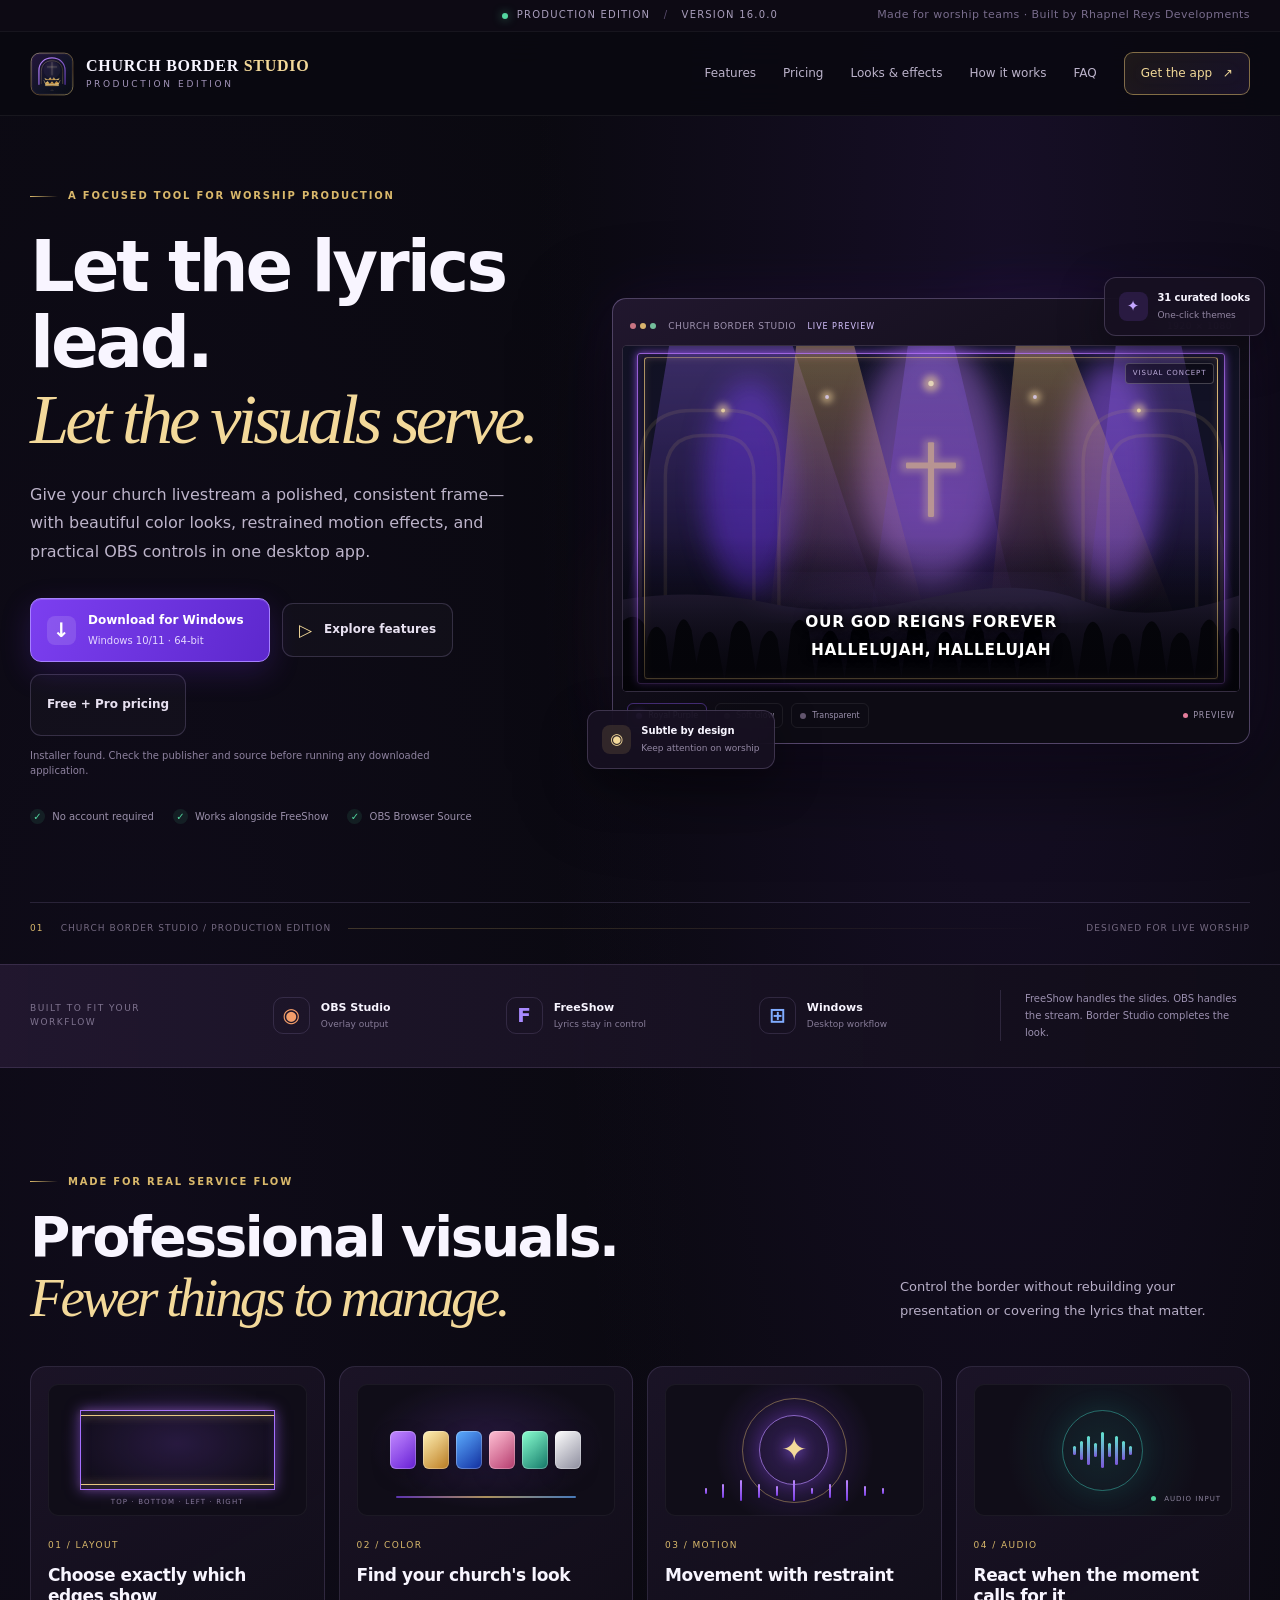
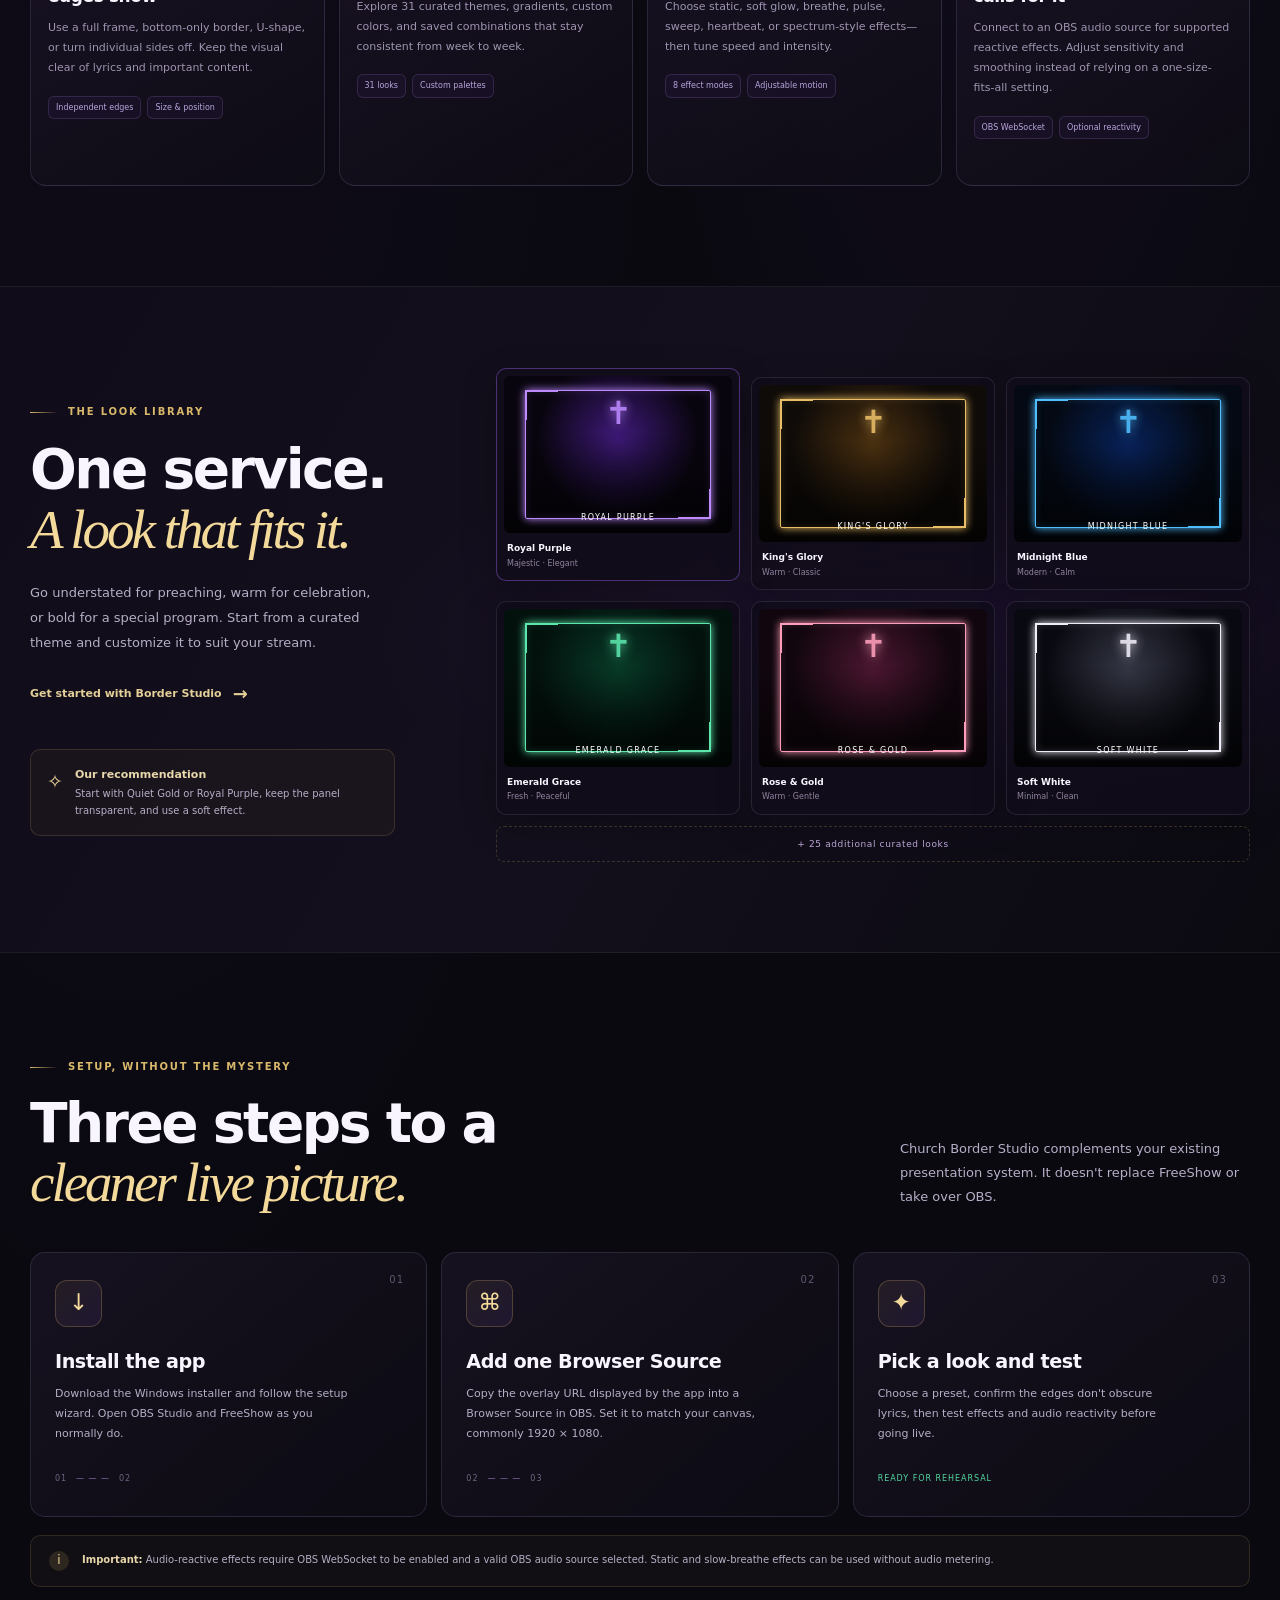
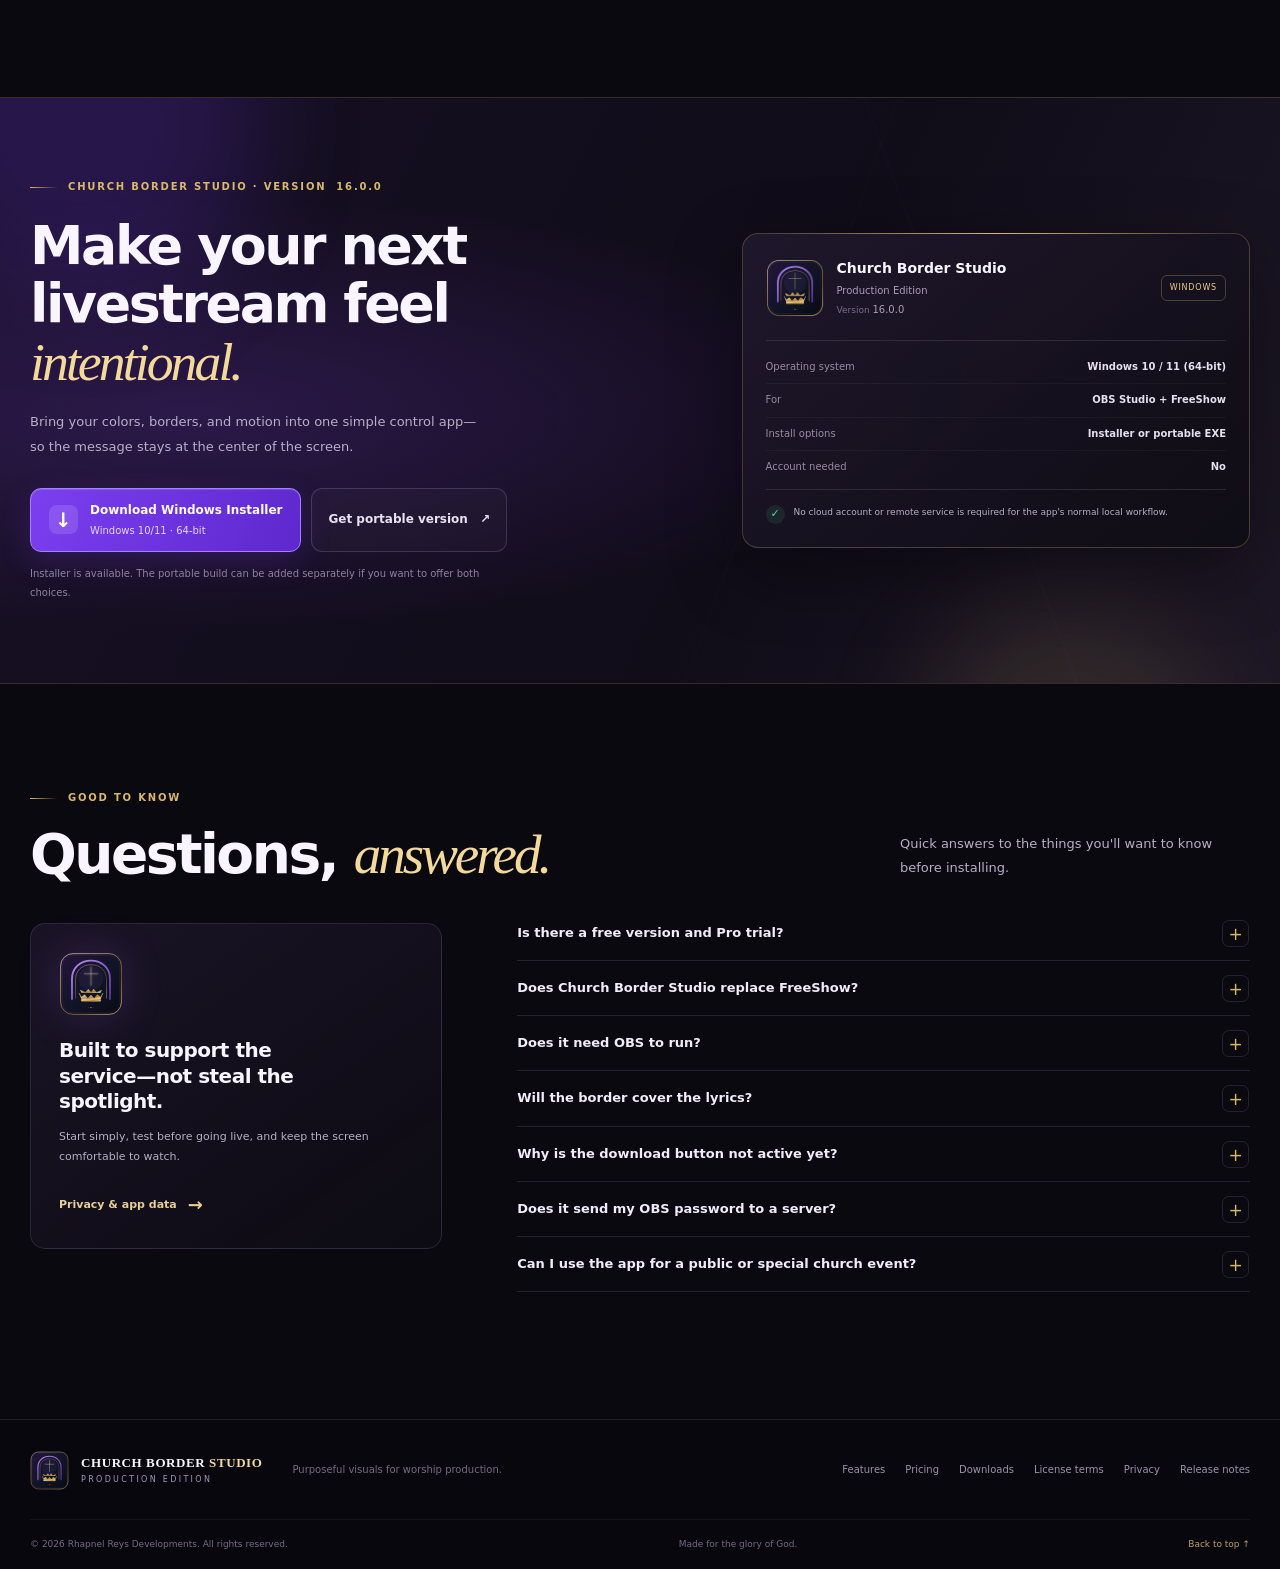
<file: index.html>
<!doctype html>
<html lang="en">
<head>
  <meta charset="utf-8">
  <meta name="viewport" content="width=device-width, initial-scale=1">
  <meta name="theme-color" content="#100d19">
  <meta name="description" content="Church Border Studio is a desktop control app for elegant, customizable lyrics borders and visual effects in OBS Studio, designed to work alongside FreeShow.">
  <meta property="og:type" content="website">
  <meta property="og:title" content="Church Border Studio — Production Edition">
  <meta property="og:description" content="A calmer, more polished look for your church livestream. Custom lyrics borders, color looks, motion effects, and OBS controls.">
  <meta property="og:image" content="assets/app-icon.png">
  <script type="application/ld+json">{"@context":"https://schema.org","@type":"SoftwareApplication","name":"Church Border Studio","applicationCategory":"MultimediaApplication","operatingSystem":"Windows 10, Windows 11","softwareVersion":"16.0.0","description":"Desktop control app for customizable lyrics borders and visual effects in OBS Studio, designed to work alongside FreeShow.","author":{"@type":"Organization","name":"Rhapnel Reys Developments"}}</script>
  <title>Church Border Studio — Production Edition</title>
  <link rel="icon" type="image/png" sizes="192x192" href="assets/app-icon-192.png">
  <link rel="apple-touch-icon" href="assets/app-icon.png">
  <link rel="manifest" href="manifest.webmanifest">
  <link rel="preload" href="assets/stage-preview.svg" as="image" type="image/svg+xml">
  <link rel="stylesheet" href="styles.css">
  <script src="site-config.js"></script>
  <script defer src="app.js"></script>
</head>
<body>
  <a class="skip-link" href="#main">Skip to content</a>
  <div class="topline"><span class="status-dot"></span><span>Production Edition <span class="topline-sep">/</span> Version <span data-version>16.0.0</span></span><span class="topline-right">Made for worship teams · Built by Rhapnel Reys Developments</span></div>
  <header class="site-header">
    <a class="brand" href="#top" aria-label="Church Border Studio home">
      <img src="assets/logo.svg" alt="" width="48" height="48">
      <span class="brand-words"><strong>CHURCH BORDER <em>STUDIO</em></strong><small>PRODUCTION EDITION</small></span>
    </a>
    <button class="mobile-menu" aria-label="Open navigation" aria-expanded="false" aria-controls="primary-nav"><span></span><span></span></button>
    <nav id="primary-nav" class="primary-nav" aria-label="Main navigation">
      <a href="#features">Features</a><a href="pricing.html">Pricing</a>
      <a href="#looks">Looks & effects</a>
      <a href="#how-it-works">How it works</a>
      <a href="#faq">FAQ</a>
      <a class="nav-download" href="#download">Get the app <span aria-hidden="true">↗</span></a>
    </nav>
  </header>

  <main id="main">
    <section id="top" class="hero section-shell">
      <div class="hero-copy">
        <div class="eyebrow"><span class="eyebrow-rule"></span> A focused tool for worship production</div>
        <h1>Let the lyrics lead.<br><span>Let the visuals serve.</span></h1>
        <p class="hero-lede">Give your church livestream a polished, consistent frame—with beautiful color looks, restrained motion effects, and practical OBS controls in one desktop app.</p>
        <div class="hero-actions">
          <a class="button button-primary download-cta" data-download="installer" href="downloads/Church-Border-Studio-Setup-16.0.0.exe" aria-disabled="true"><span class="button-icon" aria-hidden="true">↓</span><span><strong>Download for Windows</strong><small>Windows 10/11 · 64-bit</small></span></a>
          <a class="button button-secondary" href="#features"><span class="play-icon" aria-hidden="true">▷</span> Explore features</a>
          <a class="button button-glass" href="pricing.html">Free + Pro pricing</a>
        </div>
        <p class="download-note" id="primary-download-note" aria-live="polite">Installer download will activate when the installer file is added to the website.</p>
        <div class="trust-row"><span><span class="check">✓</span> No account required</span><span><span class="check">✓</span> Works alongside FreeShow</span><span><span class="check">✓</span> OBS Browser Source</span></div>
      </div>
      <div class="hero-visual" aria-label="Illustrative preview of a church lyrics border">
        <div class="visual-glow visual-glow-a"></div><div class="visual-glow visual-glow-b"></div>
        <div class="preview-window">
          <div class="preview-topbar"><div class="window-lights"><i></i><i></i><i></i></div><span>CHURCH BORDER STUDIO <small>LIVE PREVIEW</small></span><span class="preview-resolution">1920 × 1080</span></div>
          <div class="stage-frame">
            <img src="assets/stage-preview.svg" alt="Illustrative worship-stage background with a cross and congregation silhouettes">
            <div class="sample-border sample-border-violet"></div><div class="sample-border sample-border-gold"></div>
            <div class="sample-lyrics"><strong>OUR GOD REIGNS FOREVER</strong><strong>HALLELUJAH, HALLELUJAH</strong></div>
            <span class="preview-label">VISUAL CONCEPT</span>
          </div>
          <div class="preview-controls"><span class="mini-pill active"><i></i> Royal Purple</span><span class="mini-pill"><i></i> Soft Glow</span><span class="mini-pill"><i></i> Transparent</span><span class="preview-live"><b></b> PREVIEW</span></div>
        </div>
        <div class="float-card float-card-top"><span class="float-icon purple">✦</span><span><strong>31 curated looks</strong><small>One-click themes</small></span></div>
        <div class="float-card float-card-bottom"><span class="float-icon gold">◉</span><span><strong>Subtle by design</strong><small>Keep attention on worship</small></span></div>
      </div>
      <div class="hero-bottom-line"><span>01</span><span>Church Border Studio / Production Edition</span><span class="line"></span><span>DESIGNED FOR LIVE WORSHIP</span></div>
    </section>

    <section class="proof-strip" aria-label="Platform compatibility">
      <div class="proof-inner"><span class="proof-label">BUILT TO FIT YOUR WORKFLOW</span><div class="proof-item"><span class="app-symbol obs-symbol">◉</span><span><strong>OBS Studio</strong><small>Overlay output</small></span></div><div class="proof-item"><span class="app-symbol free-symbol">F</span><span><strong>FreeShow</strong><small>Lyrics stay in control</small></span></div><div class="proof-item"><span class="app-symbol win-symbol">⊞</span><span><strong>Windows</strong><small>Desktop workflow</small></span></div><p>FreeShow handles the slides. OBS handles the stream. Border Studio completes the look.</p></div>
    </section>

    <section id="features" class="section section-shell">
      <div class="section-heading"><div><div class="eyebrow"><span class="eyebrow-rule"></span> Made for real service flow</div><h2>Professional visuals.<br><span>Fewer things to manage.</span></h2></div><p>Control the border without rebuilding your presentation or covering the lyrics that matter.</p></div>
      <div class="feature-grid">
        <article class="feature-card feature-card-large"><div class="feature-art art-border"><div class="art-screen"><span></span><span></span><span></span><span></span></div><div class="art-caption">TOP · BOTTOM · LEFT · RIGHT</div></div><div class="feature-index">01 / LAYOUT</div><h3>Choose exactly which edges show</h3><p>Use a full frame, bottom-only border, U-shape, or turn individual sides off. Keep the visual clear of lyrics and important content.</p><div class="tag-row"><span>Independent edges</span><span>Size & position</span></div></article>
        <article class="feature-card"><div class="feature-art art-palette"><div class="palette-swatch swatch-purple"></div><div class="palette-swatch swatch-gold"></div><div class="palette-swatch swatch-blue"></div><div class="palette-swatch swatch-rose"></div><div class="palette-swatch swatch-mint"></div><div class="palette-swatch swatch-white"></div><div class="palette-line"></div></div><div class="feature-index">02 / COLOR</div><h3>Find your church's look</h3><p>Explore 31 curated themes, gradients, custom colors, and saved combinations that stay consistent from week to week.</p><div class="tag-row"><span>31 looks</span><span>Custom palettes</span></div></article>
        <article class="feature-card"><div class="feature-art art-effects"><div class="pulse-ring ring-one"></div><div class="pulse-ring ring-two"></div><div class="pulse-core">✦</div><div class="pulse-wave"><i></i><i></i><i></i><i></i><i></i><i></i><i></i><i></i><i></i><i></i><i></i></div></div><div class="feature-index">03 / MOTION</div><h3>Movement with restraint</h3><p>Choose static, soft glow, breathe, pulse, sweep, heartbeat, or spectrum-style effects—then tune speed and intensity.</p><div class="tag-row"><span>8 effect modes</span><span>Adjustable motion</span></div></article>
        <article class="feature-card"><div class="feature-art art-audio"><div class="audio-ring"><div class="audio-bars"><i></i><i></i><i></i><i></i><i></i><i></i><i></i><i></i><i></i></div></div><div class="audio-status"><b></b> AUDIO INPUT</div></div><div class="feature-index">04 / AUDIO</div><h3>React when the moment calls for it</h3><p>Connect to an OBS audio source for supported reactive effects. Adjust sensitivity and smoothing instead of relying on a one-size-fits-all setting.</p><div class="tag-row"><span>OBS WebSocket</span><span>Optional reactivity</span></div></article>
      </div>
    </section>

    <section id="looks" class="looks-section">
      <div class="section-shell looks-layout">
        <div class="looks-copy"><div class="eyebrow"><span class="eyebrow-rule"></span> The look library</div><h2>One service.<br><span>A look that fits it.</span></h2><p>Go understated for preaching, warm for celebration, or bold for a special program. Start from a curated theme and customize it to suit your stream.</p><a class="text-link" href="#download">Get started with Border Studio <span>→</span></a><div class="look-note"><span class="look-note-icon">✧</span><p><strong>Our recommendation</strong><br>Start with Quiet Gold or Royal Purple, keep the panel transparent, and use a soft effect.</p></div></div>
        <div class="look-showcase" aria-label="Color look examples">
          <div class="look-card look-card-main"><div class="look-sample look-royal"><div class="sample-cross">✝</div><div class="sample-frame"></div><span>ROYAL PURPLE</span></div><div class="look-card-footer"><strong>Royal Purple</strong><small>Majestic · Elegant</small></div></div>
          <div class="look-card"><div class="look-sample look-kings"><div class="sample-cross">✝</div><div class="sample-frame"></div><span>KING'S GLORY</span></div><div class="look-card-footer"><strong>King's Glory</strong><small>Warm · Classic</small></div></div>
          <div class="look-card"><div class="look-sample look-midnight"><div class="sample-cross">✝</div><div class="sample-frame"></div><span>MIDNIGHT BLUE</span></div><div class="look-card-footer"><strong>Midnight Blue</strong><small>Modern · Calm</small></div></div>
          <div class="look-card"><div class="look-sample look-emerald"><div class="sample-cross">✝</div><div class="sample-frame"></div><span>EMERALD GRACE</span></div><div class="look-card-footer"><strong>Emerald Grace</strong><small>Fresh · Peaceful</small></div></div>
          <div class="look-card"><div class="look-sample look-rose"><div class="sample-cross">✝</div><div class="sample-frame"></div><span>ROSE & GOLD</span></div><div class="look-card-footer"><strong>Rose & Gold</strong><small>Warm · Gentle</small></div></div>
          <div class="look-card"><div class="look-sample look-white"><div class="sample-cross">✝</div><div class="sample-frame"></div><span>SOFT WHITE</span></div><div class="look-card-footer"><strong>Soft White</strong><small>Minimal · Clean</small></div></div>
          <div class="looks-more">+ 25 additional curated looks</div>
        </div>
      </div>
    </section>

    <section id="how-it-works" class="section section-shell how-section">
      <div class="section-heading"><div><div class="eyebrow"><span class="eyebrow-rule"></span> Setup, without the mystery</div><h2>Three steps to a<br><span>cleaner live picture.</span></h2></div><p>Church Border Studio complements your existing presentation system. It doesn't replace FreeShow or take over OBS.</p></div>
      <div class="steps-grid"><article class="step-card"><span class="step-number">01</span><div class="step-icon">↓</div><h3>Install the app</h3><p>Download the Windows installer and follow the setup wizard. Open OBS Studio and FreeShow as you normally do.</p><span class="step-connector">01 <i>— — —</i> 02</span></article><article class="step-card"><span class="step-number">02</span><div class="step-icon">⌘</div><h3>Add one Browser Source</h3><p>Copy the overlay URL displayed by the app into a Browser Source in OBS. Set it to match your canvas, commonly 1920 × 1080.</p><span class="step-connector">02 <i>— — —</i> 03</span></article><article class="step-card"><span class="step-number">03</span><div class="step-icon">✦</div><h3>Pick a look and test</h3><p>Choose a preset, confirm the edges don't obscure lyrics, then test effects and audio reactivity before going live.</p><span class="step-connector final-step">READY FOR REHEARSAL</span></article></div>
      <div class="important-note"><span>i</span><p><strong>Important:</strong> Audio-reactive effects require OBS WebSocket to be enabled and a valid OBS audio source selected. Static and slow-breathe effects can be used without audio metering.</p></div>
    </section>

    <section id="download" class="download-section">
      <div class="download-orb orb-one"></div><div class="download-orb orb-two"></div>
      <div class="section-shell download-layout"><div class="download-copy"><div class="eyebrow"><span class="eyebrow-rule"></span> Church Border Studio · Version <span data-version>16.0.0</span></div><h2>Make your next<br>livestream feel <span>intentional.</span></h2><p>Bring your colors, borders, and motion into one simple control app—so the message stays at the center of the screen.</p><div class="download-actions"><a class="button button-primary button-large download-cta" data-download="installer" href="downloads/Church-Border-Studio-Setup-16.0.0.exe" aria-disabled="true"><span class="button-icon">↓</span><span><strong>Download Windows Installer</strong><small>Windows 10/11 · 64-bit</small></span></a><a class="button button-glass" data-download="portable" href="downloads/Church-Border-Studio-Portable-16.0.0.exe" aria-disabled="true">Get portable version <span>↗</span></a></div><p class="download-note" id="download-note" aria-live="polite">Download links activate when the matching .exe files are uploaded to this site's downloads folder.</p></div><div class="download-card"><div class="download-card-top"><img src="assets/app-icon.png" alt="Church Border Studio app icon"><div><strong>Church Border Studio</strong><span>Production Edition</span><small>Version <span data-version>16.0.0</span></small></div><span class="release-pill">WINDOWS</span></div><div class="download-specs"><div><span>Operating system</span><strong>Windows 10 / 11 (64-bit)</strong></div><div><span>For</span><strong>OBS Studio + FreeShow</strong></div><div><span>Install options</span><strong>Installer or portable EXE</strong></div><div><span>Account needed</span><strong>No</strong></div></div><div class="download-card-foot"><span class="gold-check">✓</span><p>No cloud account or remote service is required for the app's normal local workflow.</p></div></div></div>
    </section>

    <section id="faq" class="section section-shell faq-section"><div class="section-heading"><div><div class="eyebrow"><span class="eyebrow-rule"></span> Good to know</div><h2>Questions, <span>answered.</span></h2></div><p>Quick answers to the things you'll want to know before installing.</p></div><div class="faq-grid"><div class="faq-intro"><img src="assets/logo.svg" alt="" width="64" height="64"><h3>Built to support the service—not steal the spotlight.</h3><p>Start simply, test before going live, and keep the screen comfortable to watch.</p><a href="privacy.html" class="text-link">Privacy & app data <span>→</span></a></div><div class="faq-list">
      <details><summary>Is there a free version and Pro trial?</summary><p>The proposed launch model includes a Free Edition and a 14-day Pro trial, with an optional one-time Pro Lifetime purchase. Pro purchasing activates after the publisher finishes connecting the hosted checkout and email delivery services.</p></details>
      <details><summary>Does Church Border Studio replace FreeShow?</summary><p>No. FreeShow remains responsible for displaying your lyrics and slides. Church Border Studio supplies the border overlay and visual controls through OBS.</p></details>
      <details><summary>Does it need OBS to run?</summary><p>The controller can open on its own, but the border is intended for an OBS Browser Source. Audio-reactive features also need OBS WebSocket configured and an active audio source selected.</p></details>
      <details><summary>Will the border cover the lyrics?</summary><p>The border is designed to be transparent with the panel background disabled by default. If you enable a backing panel, put the border source beneath the lyrics source in OBS.</p></details>
      <details><summary>Why is the download button not active yet?</summary><p>This website package doesn't include your Windows .exe because the installer is built on your Windows PC. Upload <code>Church-Border-Studio-Setup-16.0.0.exe</code> into the site's <code>downloads</code> folder. The website will detect the file and activate the button. Do the same for the portable EXE if you want to offer it.</p></details>
      <details><summary>Does it send my OBS password to a server?</summary><p>The app is designed for local control and keeps OBS connection details on the local Windows machine. The app documentation notes that the password is stored locally and is not encrypted, so don't share your settings folder.</p></details>
      <details><summary>Can I use the app for a public or special church event?</summary><p>Yes, after testing your particular OBS setup. Confirm the overlay URL, check text visibility, test all chosen effects, and verify your audio input before relying on them during a live service.</p></details>
    </div></div></section>
  </main>

  <footer class="site-footer"><div class="footer-top section-shell"><a class="brand footer-brand" href="#top"><img src="assets/logo.svg" alt="" width="42" height="42"><span class="brand-words"><strong>CHURCH BORDER <em>STUDIO</em></strong><small>PRODUCTION EDITION</small></span></a><p>Purposeful visuals for worship production.</p><div class="footer-links"><a href="#features">Features</a><a href="pricing.html">Pricing</a><a href="#download">Downloads</a><a href="license-terms.html">License terms</a><a href="privacy.html">Privacy</a><a href="release-notes.html">Release notes</a></div></div><div class="footer-bottom section-shell"><span>© <span id="current-year">2026</span> Rhapnel Reys Developments. All rights reserved.</span><span>Made for the glory of God.</span><a href="#top">Back to top ↑</a></div></footer>
  <div class="toast" id="toast" role="status" aria-live="polite"></div>
</body>
</html>
</file>
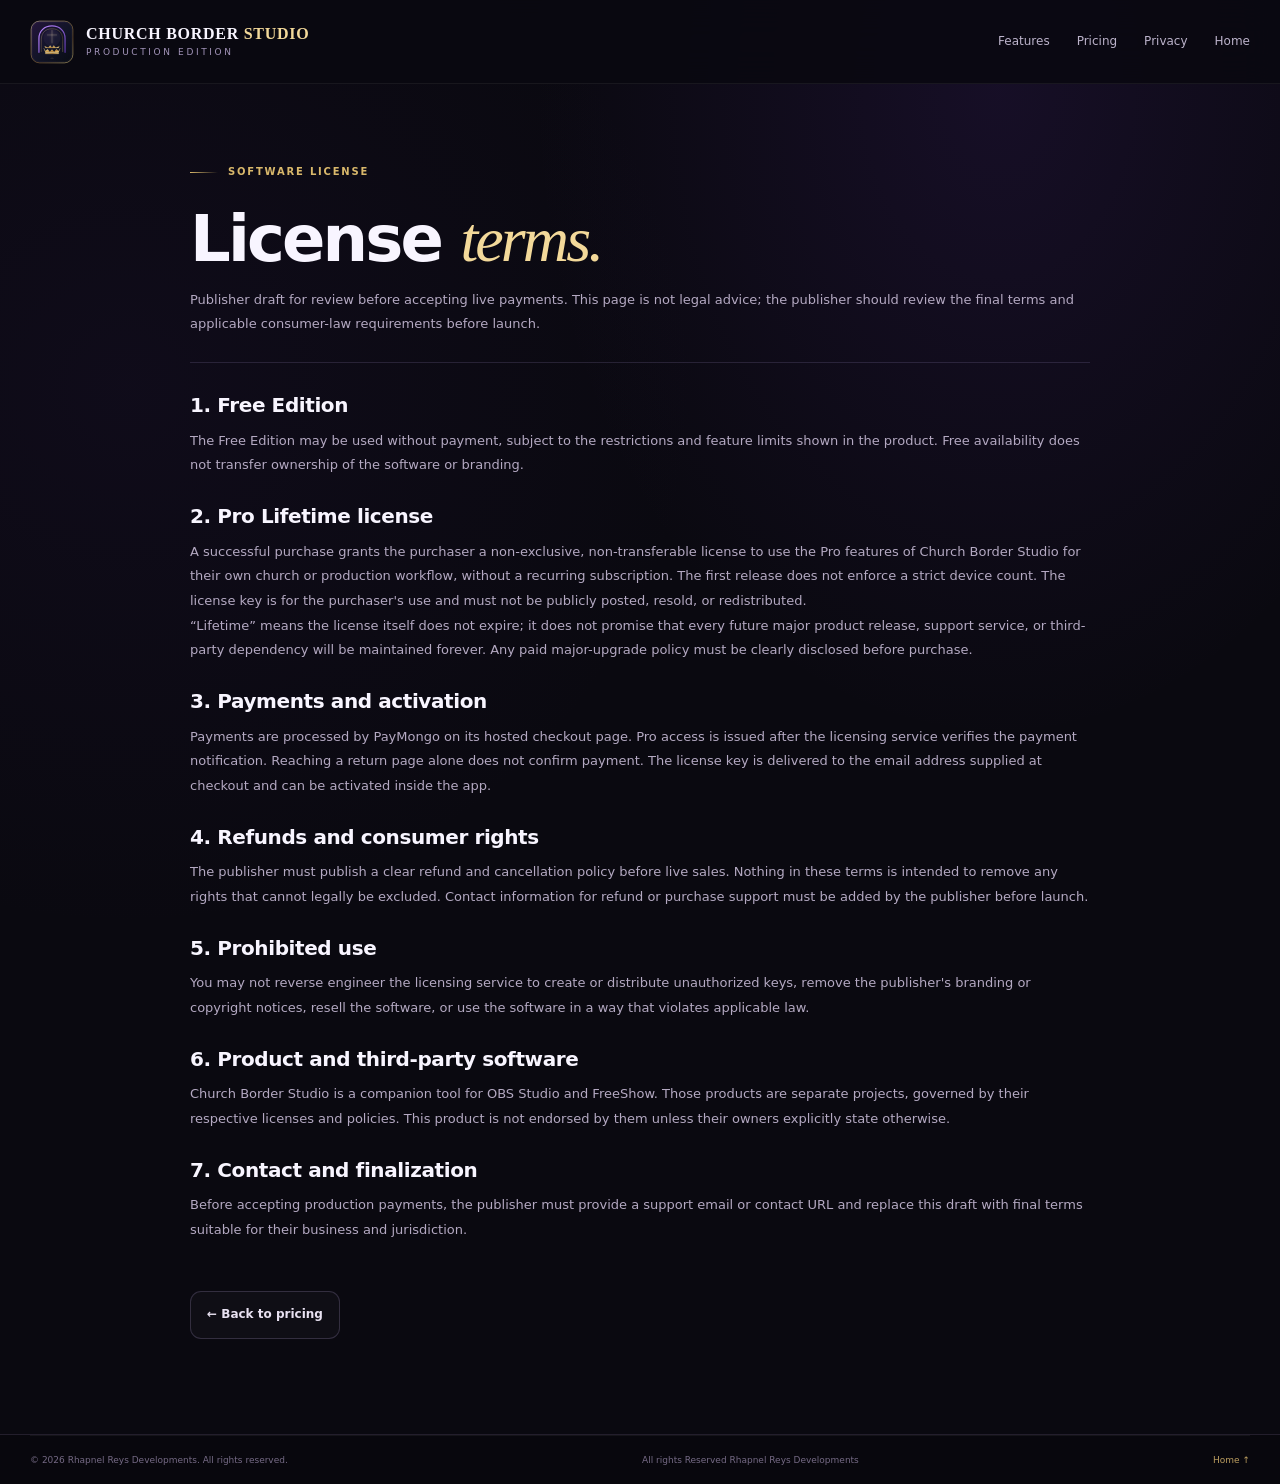
<file: license-terms.html>
<!doctype html>
<html lang="en"><head><meta charset="utf-8"><meta name="viewport" content="width=device-width,initial-scale=1"><meta name="theme-color" content="#100d19"><meta name="description" content="Draft license terms for Church Border Studio Free and Pro editions."><title>License terms — Church Border Studio</title><link rel="icon" href="assets/app-icon-192.png"><link rel="stylesheet" href="styles.css"><script src="site-config.js"></script><script defer src="app.js"></script></head>
<body class="legal-page"><a class="skip-link" href="#main">Skip to content</a><header class="site-header"><a class="brand" href="index.html"><img src="assets/logo.svg" alt="" width="48" height="48"><span class="brand-words"><strong>CHURCH BORDER <em>STUDIO</em></strong><small>PRODUCTION EDITION</small></span></a><nav class="primary-nav legal-nav"><a href="index.html#features">Features</a><a href="pricing.html">Pricing</a><a href="privacy.html">Privacy</a><a href="index.html">Home</a></nav></header>
<main id="main" class="legal-main section-shell"><div class="eyebrow"><span class="eyebrow-rule"></span> Software license</div><h1>License <span>terms.</span></h1><p class="legal-intro">Publisher draft for review before accepting live payments. This page is not legal advice; the publisher should review the final terms and applicable consumer-law requirements before launch.</p>
<section><h2>1. Free Edition</h2><p>The Free Edition may be used without payment, subject to the restrictions and feature limits shown in the product. Free availability does not transfer ownership of the software or branding.</p></section>
<section><h2>2. Pro Lifetime license</h2><p>A successful purchase grants the purchaser a non-exclusive, non-transferable license to use the Pro features of Church Border Studio for their own church or production workflow, without a recurring subscription. The first release does not enforce a strict device count. The license key is for the purchaser's use and must not be publicly posted, resold, or redistributed.</p><p>“Lifetime” means the license itself does not expire; it does not promise that every future major product release, support service, or third-party dependency will be maintained forever. Any paid major-upgrade policy must be clearly disclosed before purchase.</p></section>
<section><h2>3. Payments and activation</h2><p>Payments are processed by PayMongo on its hosted checkout page. Pro access is issued after the licensing service verifies the payment notification. Reaching a return page alone does not confirm payment. The license key is delivered to the email address supplied at checkout and can be activated inside the app.</p></section>
<section><h2>4. Refunds and consumer rights</h2><p>The publisher must publish a clear refund and cancellation policy before live sales. Nothing in these terms is intended to remove any rights that cannot legally be excluded. Contact information for refund or purchase support must be added by the publisher before launch.</p></section>
<section><h2>5. Prohibited use</h2><p>You may not reverse engineer the licensing service to create or distribute unauthorized keys, remove the publisher's branding or copyright notices, resell the software, or use the software in a way that violates applicable law.</p></section>
<section><h2>6. Product and third-party software</h2><p>Church Border Studio is a companion tool for OBS Studio and FreeShow. Those products are separate projects, governed by their respective licenses and policies. This product is not endorsed by them unless their owners explicitly state otherwise.</p></section>
<section><h2>7. Contact and finalization</h2><p>Before accepting production payments, the publisher must provide a support email or contact URL and replace this draft with final terms suitable for their business and jurisdiction.</p></section><a class="button button-secondary" href="pricing.html">← Back to pricing</a></main><footer class="site-footer"><div class="footer-bottom section-shell"><span>© <span id="current-year">2026</span> Rhapnel Reys Developments. All rights reserved.</span><span>All rights Reserved Rhapnel Reys Developments</span><a href="index.html">Home ↑</a></div></footer></body></html>
</file>
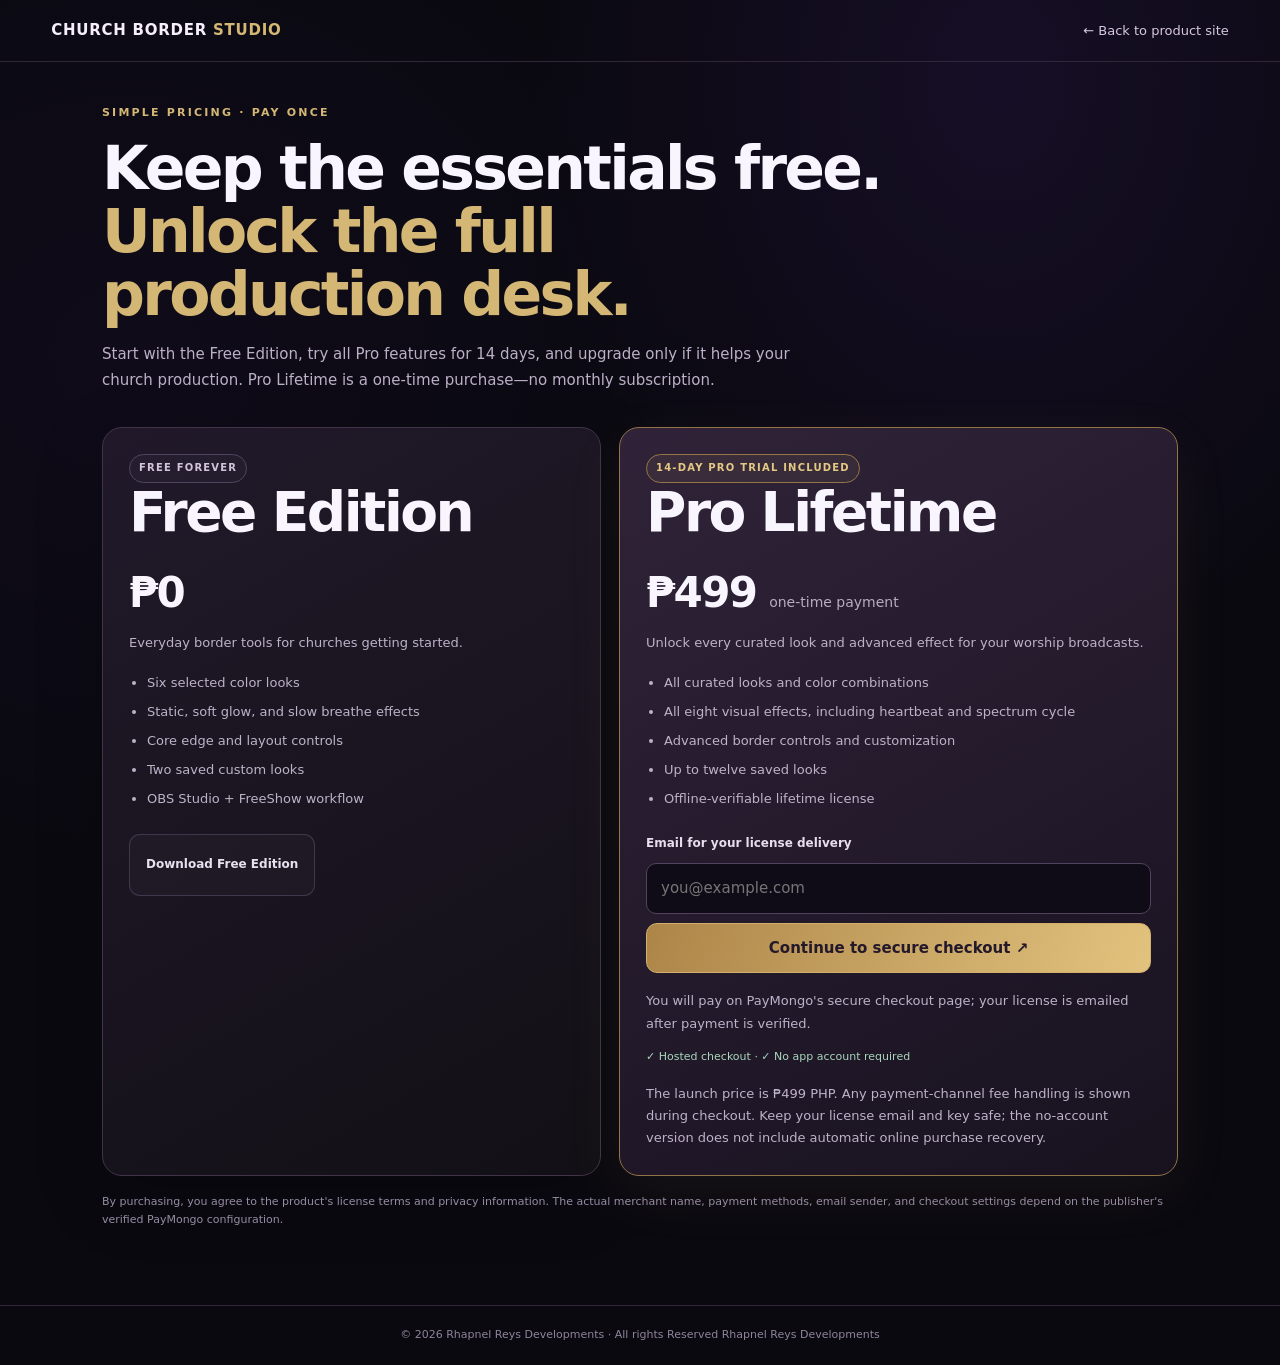
<file: pricing.html>
<!doctype html>
<html lang="en">
<head>
  <meta charset="utf-8"><meta name="viewport" content="width=device-width,initial-scale=1">
  <meta name="theme-color" content="#100b18"><meta name="description" content="Choose Church Border Studio Free or Pro Lifetime. Secure hosted checkout through PayMongo.">
  <title>Pricing — Church Border Studio</title>
  <link rel="icon" href="assets/app-icon-192.png"><link rel="stylesheet" href="styles.css">
  <style>
    .pricing-shell{max-width:1120px;margin:auto;padding:42px 22px 76px}.pricing-kicker{color:#d4b775;font-size:11px;letter-spacing:.2em;font-weight:800;text-transform:uppercase}.pricing-title{font-size:clamp(34px,5vw,60px);line-height:1.05;letter-spacing:-.045em;margin:15px 0}.pricing-title span{color:#d4b775}.pricing-lede{max-width:700px;color:#bcb0c8;line-height:1.75}.price-grid{display:grid;grid-template-columns:1fr 1.12fr;gap:18px;margin-top:34px}.price-card{border:1px solid #413449;border-radius:20px;background:linear-gradient(150deg,#21192a,#121016);padding:26px;box-shadow:0 20px 70px #0003}.price-card.pro{border-color:#927447;background:linear-gradient(150deg,#302339,#18121f);box-shadow:0 18px 60px #c6a76a12}.price-tag{font-size:42px;font-weight:850;letter-spacing:-.04em;margin:16px 0 4px}.price-tag small{font-size:14px;color:#b8acbf;font-weight:500;letter-spacing:0}.price-card p,.price-card li{color:#beb2c9;font-size:13px;line-height:1.7}.price-card ul{padding-left:18px;margin:18px 0 24px}.price-card li{margin:7px 0}.recommended{display:inline-flex;border:1px solid #967648;background:#c6a76a13;color:#e4c985;padding:5px 9px;border-radius:99px;font-size:10px;font-weight:800;letter-spacing:.12em;text-transform:uppercase}.checkout-form{display:grid;gap:9px;margin-top:22px}.checkout-form label{font-size:12px;color:#e8ddec;font-weight:700}.checkout-form input{min-height:48px;border-radius:10px;padding:12px 14px;border:1px solid #51435d;background:#100c17;color:#f7f1fa;font:inherit}.checkout-form input:focus{outline:2px solid #c6a76a;outline-offset:2px}.checkout-btn{border:1px solid #d2af6a;background:linear-gradient(110deg,#ad8548,#e2c37e);color:#24192b;font-weight:850;min-height:50px;border-radius:11px;padding:12px 16px;cursor:pointer}.checkout-btn:disabled{opacity:.55;cursor:not-allowed}.checkout-msg{min-height:40px;color:#c8b9d4;font-size:12px;line-height:1.55;margin:8px 0 0}.fine-print{color:#978ca3;font-size:11px;line-height:1.65;margin-top:17px}.pricing-nav{display:flex;align-items:center;justify-content:space-between;gap:20px;padding:18px clamp(18px,4vw,54px);border-bottom:1px solid #302638}.pricing-brand{color:#f6effa;text-decoration:none;font-weight:900;letter-spacing:.05em}.pricing-brand em{color:#d4b775;font-style:normal}.pricing-back{color:#d6c9df;font-size:13px;text-decoration:none}.pricing-back:hover{color:#e8c879}.secure-line{display:flex;align-items:center;gap:8px;color:#a9d8bd;font-size:11px;margin-top:13px}.price-footer{border-top:1px solid #302638;color:#8f849c;padding:20px;text-align:center;font-size:11px}@media(max-width:760px){.pricing-shell{padding:30px 16px 55px}.price-grid{grid-template-columns:1fr}.price-card{padding:21px}}
  </style>
</head>
<body>
  <nav class="pricing-nav"><a class="pricing-brand" href="index.html">CHURCH BORDER <em>STUDIO</em></a><a class="pricing-back" href="index.html">← Back to product site</a></nav>
  <main class="pricing-shell">
    <div class="pricing-kicker">Simple pricing · Pay once</div>
    <h1 class="pricing-title">Keep the essentials free.<br><span>Unlock the full production desk.</span></h1>
    <p class="pricing-lede">Start with the Free Edition, try all Pro features for 14 days, and upgrade only if it helps your church production. Pro Lifetime is a one-time purchase—no monthly subscription.</p>
    <div class="price-grid">
      <article class="price-card"><span class="recommended" style="border-color:#51445e;background:#ffffff06;color:#d2c5db">FREE FOREVER</span><h2>Free Edition</h2><div class="price-tag">₱0</div><p>Everyday border tools for churches getting started.</p><ul><li>Six selected color looks</li><li>Static, soft glow, and slow breathe effects</li><li>Core edge and layout controls</li><li>Two saved custom looks</li><li>OBS Studio + FreeShow workflow</li></ul><a class="button button-glass" href="index.html#download">Download Free Edition</a></article>
      <article class="price-card pro"><span class="recommended">14-DAY PRO TRIAL INCLUDED</span><h2>Pro Lifetime</h2><div class="price-tag">₱499 <small>one-time payment</small></div><p>Unlock every curated look and advanced effect for your worship broadcasts.</p><ul><li>All curated looks and color combinations</li><li>All eight visual effects, including heartbeat and spectrum cycle</li><li>Advanced border controls and customization</li><li>Up to twelve saved looks</li><li>Offline-verifiable lifetime license</li></ul>
        <form id="checkoutForm" class="checkout-form"><label for="buyerEmail">Email for your license delivery</label><input id="buyerEmail" name="email" type="email" autocomplete="email" maxlength="254" placeholder="you@example.com" required><button id="buyPro" class="checkout-btn" type="submit">Continue to secure checkout ↗</button><p id="checkoutMessage" class="checkout-msg" role="status" aria-live="polite">You will pay on PayMongo's secure checkout page; your license is emailed after payment is verified.</p></form>
        <div class="secure-line">✓ Hosted checkout · ✓ No app account required</div><p class="fine-print">The launch price is ₱499 PHP. Any payment-channel fee handling is shown during checkout. Keep your license email and key safe; the no-account version does not include automatic online purchase recovery.</p>
      </article>
    </div>
    <p class="fine-print">By purchasing, you agree to the product's license terms and <a href="privacy.html">privacy information</a>. The actual merchant name, payment methods, email sender, and checkout settings depend on the publisher's verified PayMongo configuration.</p>
  </main>
  <footer class="price-footer">© <span id="year"></span> Rhapnel Reys Developments · All rights Reserved Rhapnel Reys Developments</footer>
  <script src="site-config.js"></script><script src="pricing.js"></script>
</body></html>
</file>
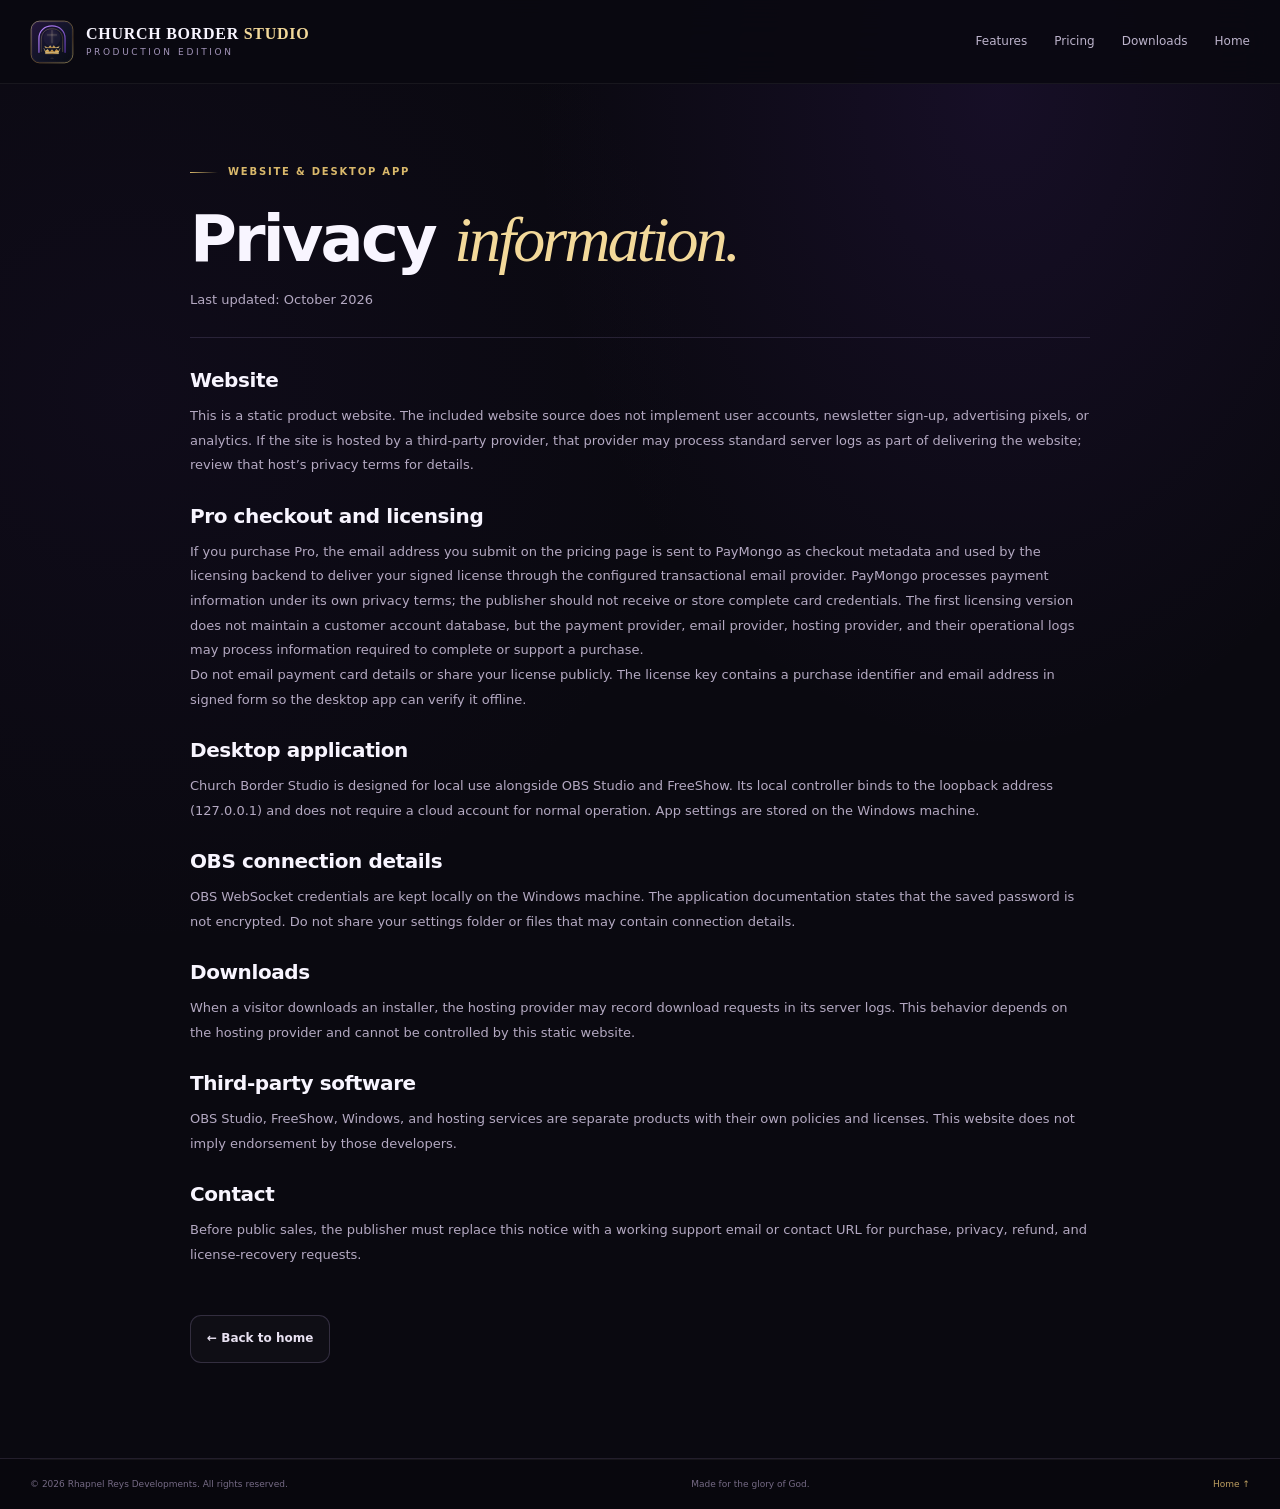
<file: privacy.html>
<!doctype html>
<html lang="en">
<head>
  <meta charset="utf-8"><meta name="viewport" content="width=device-width, initial-scale=1"><meta name="theme-color" content="#100d19">
  <meta name="description" content="Privacy information for the Church Border Studio website and desktop application.">
  <title>Privacy — Church Border Studio</title><link rel="icon" href="assets/app-icon-192.png"><link rel="stylesheet" href="styles.css"><script src="site-config.js"></script><script defer src="app.js"></script>
</head>
<body class="legal-page"><a class="skip-link" href="#main">Skip to content</a><header class="site-header"><a class="brand" href="index.html"><img src="assets/logo.svg" alt="" width="48" height="48"><span class="brand-words"><strong>CHURCH BORDER <em>STUDIO</em></strong><small>PRODUCTION EDITION</small></span></a><nav class="primary-nav legal-nav"><a href="index.html#features">Features</a><a href="pricing.html">Pricing</a><a href="index.html#download">Downloads</a><a href="index.html">Home</a></nav></header><main id="main" class="legal-main section-shell"><div class="eyebrow"><span class="eyebrow-rule"></span> Website & desktop app</div><h1>Privacy <span>information.</span></h1><p class="legal-intro">Last updated: October 2026</p><section><h2>Website</h2><p>This is a static product website. The included website source does not implement user accounts, newsletter sign-up, advertising pixels, or analytics. If the site is hosted by a third-party provider, that provider may process standard server logs as part of delivering the website; review that host’s privacy terms for details.</p></section><section><h2>Pro checkout and licensing</h2><p>If you purchase Pro, the email address you submit on the pricing page is sent to PayMongo as checkout metadata and used by the licensing backend to deliver your signed license through the configured transactional email provider. PayMongo processes payment information under its own privacy terms; the publisher should not receive or store complete card credentials. The first licensing version does not maintain a customer account database, but the payment provider, email provider, hosting provider, and their operational logs may process information required to complete or support a purchase.</p><p>Do not email payment card details or share your license publicly. The license key contains a purchase identifier and email address in signed form so the desktop app can verify it offline.</p></section><section><h2>Desktop application</h2><p>Church Border Studio is designed for local use alongside OBS Studio and FreeShow. Its local controller binds to the loopback address (127.0.0.1) and does not require a cloud account for normal operation. App settings are stored on the Windows machine.</p></section><section><h2>OBS connection details</h2><p>OBS WebSocket credentials are kept locally on the Windows machine. The application documentation states that the saved password is not encrypted. Do not share your settings folder or files that may contain connection details.</p></section><section><h2>Downloads</h2><p>When a visitor downloads an installer, the hosting provider may record download requests in its server logs. This behavior depends on the hosting provider and cannot be controlled by this static website.</p></section><section><h2>Third-party software</h2><p>OBS Studio, FreeShow, Windows, and hosting services are separate products with their own policies and licenses. This website does not imply endorsement by those developers.</p></section><section><h2>Contact</h2><p>Before public sales, the publisher must replace this notice with a working support email or contact URL for purchase, privacy, refund, and license-recovery requests.</p></section><a class="button button-secondary" href="index.html">← Back to home</a></main><footer class="site-footer"><div class="footer-bottom section-shell"><span>© <span id="current-year">2026</span> Rhapnel Reys Developments. All rights reserved.</span><span>Made for the glory of God.</span><a href="index.html">Home ↑</a></div></footer></body></html>
</file>
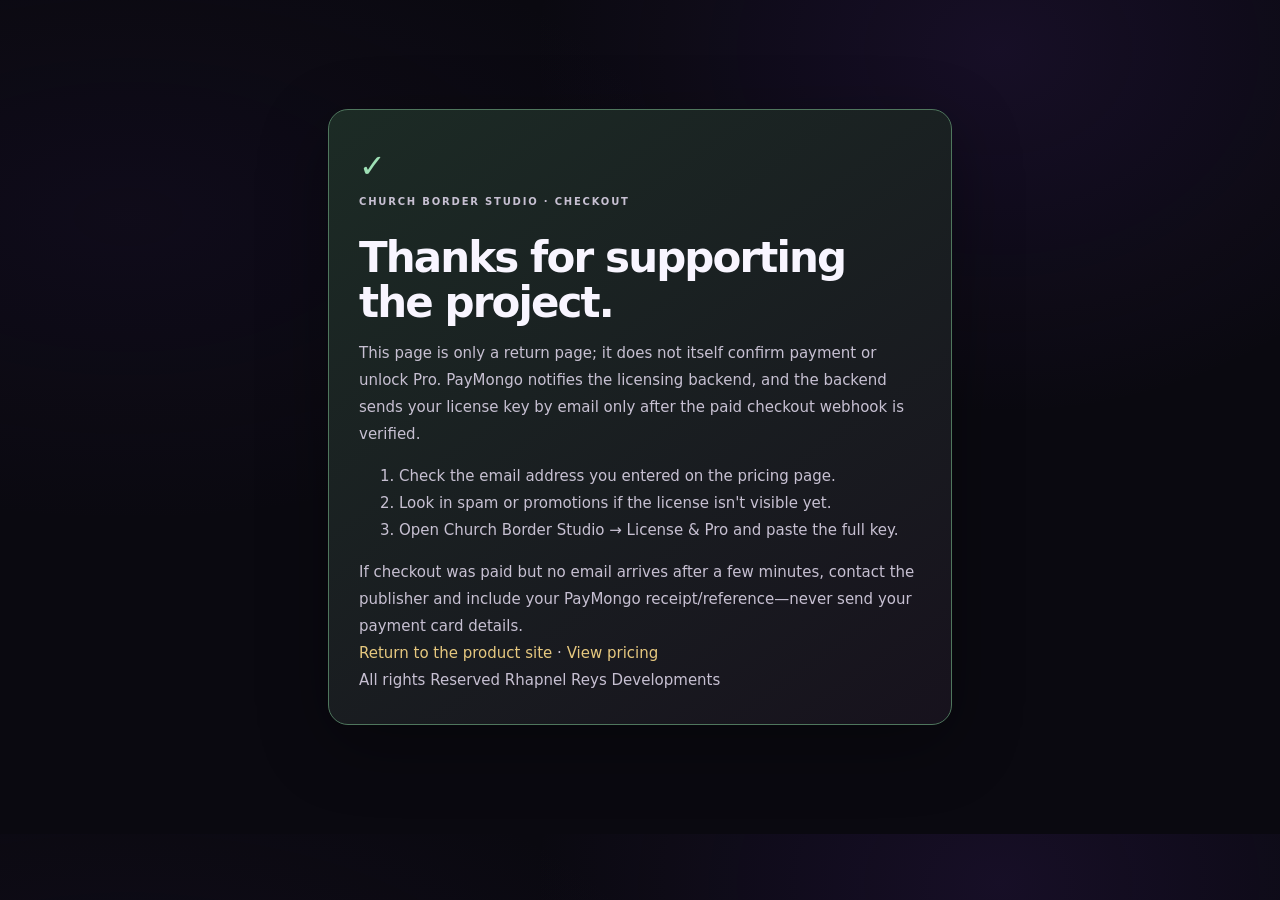
<file: purchase-success.html>
<!doctype html><html lang="en"><head><meta charset="utf-8"><meta name="viewport" content="width=device-width,initial-scale=1"><meta name="theme-color" content="#100b18"><title>Payment submitted — Church Border Studio</title><link rel="icon" href="assets/app-icon-192.png"><link rel="stylesheet" href="styles.css"><style>.success-wrap{max-width:680px;margin:9vh auto;padding:28px}.success-card{border:1px solid #4f765d;border-radius:20px;padding:30px;background:linear-gradient(145deg,#1c2b25,#17121d);box-shadow:0 20px 70px #0005}.success-icon{font-size:32px;color:#9ee0b5}.success-card h1{font-size:clamp(28px,5vw,42px);margin:14px 0}.success-card p,.success-card li{color:#c7c0d2;line-height:1.8}.success-card a{color:#e6c87f}</style></head><body><main class="success-wrap"><section class="success-card"><div class="success-icon" aria-hidden="true">✓</div><p class="eyebrow">CHURCH BORDER STUDIO · CHECKOUT</p><h1>Thanks for supporting the project.</h1><p>This page is only a return page; it does not itself confirm payment or unlock Pro. PayMongo notifies the licensing backend, and the backend sends your license key by email only after the paid checkout webhook is verified.</p><ol><li>Check the email address you entered on the pricing page.</li><li>Look in spam or promotions if the license isn't visible yet.</li><li>Open Church Border Studio → License & Pro and paste the full key.</li></ol><p>If checkout was paid but no email arrives after a few minutes, contact the publisher and include your PayMongo receipt/reference—never send your payment card details.</p><p><a href="index.html">Return to the product site</a> · <a href="pricing.html">View pricing</a></p><p class="fine-print">All rights Reserved Rhapnel Reys Developments</p></section></main></body></html>
</file>
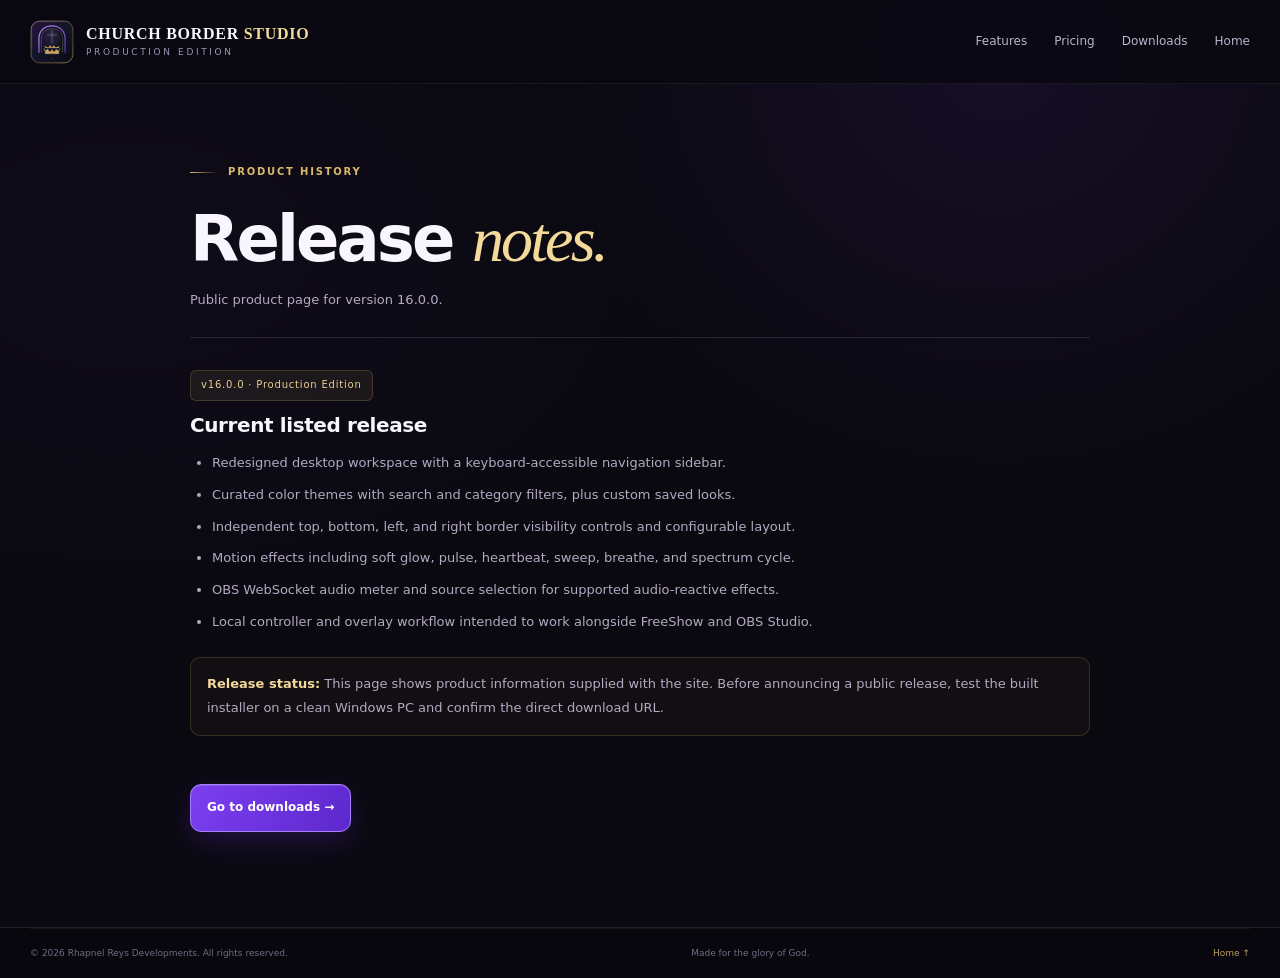
<file: release-notes.html>
<!doctype html>
<html lang="en">
<head><meta charset="utf-8"><meta name="viewport" content="width=device-width, initial-scale=1"><meta name="theme-color" content="#100d19"><meta name="description" content="Church Border Studio release information."><title>Release Notes — Church Border Studio</title><link rel="icon" href="assets/app-icon-192.png"><link rel="stylesheet" href="styles.css"><script src="site-config.js"></script><script defer src="app.js"></script></head>
<body class="legal-page"><a class="skip-link" href="#main">Skip to content</a><header class="site-header"><a class="brand" href="index.html"><img src="assets/logo.svg" alt="" width="48" height="48"><span class="brand-words"><strong>CHURCH BORDER <em>STUDIO</em></strong><small>PRODUCTION EDITION</small></span></a><nav class="primary-nav legal-nav"><a href="index.html#features">Features</a><a href="pricing.html">Pricing</a><a href="index.html#download">Downloads</a><a href="index.html">Home</a></nav></header><main id="main" class="legal-main section-shell"><div class="eyebrow"><span class="eyebrow-rule"></span> Product history</div><h1>Release <span>notes.</span></h1><p class="legal-intro">Public product page for version <span data-version>16.0.0</span>.</p><section><span class="release-version">v16.0.0 · Production Edition</span><h2>Current listed release</h2><ul class="release-list"><li>Redesigned desktop workspace with a keyboard-accessible navigation sidebar.</li><li>Curated color themes with search and category filters, plus custom saved looks.</li><li>Independent top, bottom, left, and right border visibility controls and configurable layout.</li><li>Motion effects including soft glow, pulse, heartbeat, sweep, breathe, and spectrum cycle.</li><li>OBS WebSocket audio meter and source selection for supported audio-reactive effects.</li><li>Local controller and overlay workflow intended to work alongside FreeShow and OBS Studio.</li></ul><p class="legal-callout"><strong>Release status:</strong> This page shows product information supplied with the site. Before announcing a public release, test the built installer on a clean Windows PC and confirm the direct download URL.</p></section><a class="button button-primary" href="index.html#download">Go to downloads →</a></main><footer class="site-footer"><div class="footer-bottom section-shell"><span>© <span id="current-year">2026</span> Rhapnel Reys Developments. All rights reserved.</span><span>Made for the glory of God.</span><a href="index.html">Home ↑</a></div></footer></body></html>
</file>
<file: styles.css>
:root{
  color-scheme:dark;
  --bg:#0a0910;--bg-2:#0e0b18;--panel:#14111e;--panel-2:#191425;--panel-3:#20172e;
  --line:rgba(207,184,255,.14);--line-strong:rgba(210,187,255,.25);
  --text:#f8f5ff;--muted:#b7aec7;--subtle:#857b99;--gold:#d9b86b;--gold-bright:#f3d99a;--violet:#9461ff;--violet-bright:#b08aff;--purple:#6f36e5;--green:#53d7a0;
  --radius:20px;--radius-sm:12px;--shadow:0 22px 70px rgba(0,0,0,.35);--max:1220px;
  font-family:Inter,ui-sans-serif,system-ui,-apple-system,BlinkMacSystemFont,"Segoe UI",sans-serif;
  font-synthesis:none;text-rendering:optimizeLegibility;-webkit-font-smoothing:antialiased;
}
*{box-sizing:border-box}html{scroll-behavior:smooth;scroll-padding-top:90px}body{margin:0;background:radial-gradient(ellipse at 78% 6%,rgba(107,52,190,.13),transparent 33%),radial-gradient(ellipse at 10% 26%,rgba(63,33,113,.10),transparent 35%),var(--bg);color:var(--text);font-size:15px;line-height:1.65;overflow-x:hidden}body:before{content:"";position:fixed;inset:0;pointer-events:none;opacity:.08;background-image:linear-gradient(rgba(255,255,255,.025) 1px,transparent 1px),linear-gradient(90deg,rgba(255,255,255,.025) 1px,transparent 1px);background-size:48px 48px;mask-image:linear-gradient(to bottom,black,transparent 80%);z-index:-1}a{color:inherit;text-decoration:none}button,a{ -webkit-tap-highlight-color:transparent}button{font:inherit}img{display:block;max-width:100%}p{margin:0;color:var(--muted)}h1,h2,h3{line-height:1.08;letter-spacing:-.045em;margin:0;font-weight:650}h1{font-size:clamp(2.8rem,5.5vw,5.15rem);max-width:780px}h2{font-size:clamp(2.15rem,4.3vw,3.55rem)}h3{font-size:1.2rem;letter-spacing:-.025em}.section-shell{width:min(var(--max),calc(100% - 48px));margin-inline:auto}.skip-link{position:fixed;z-index:1000;top:12px;left:12px;padding:10px 14px;background:white;color:black;border-radius:8px;transform:translateY(-150%)}.skip-link:focus{transform:translateY(0)}
.topline{height:32px;display:flex;align-items:center;justify-content:center;gap:9px;padding:0 20px;background:#0d0a14;border-bottom:1px solid rgba(255,255,255,.045);font-size:10px;letter-spacing:.12em;text-transform:uppercase;color:#a89dbb}.topline .status-dot{width:6px;height:6px;border-radius:50%;background:var(--green);box-shadow:0 0 10px rgba(83,215,160,.6)}.topline-sep{padding:0 9px;color:#5a4d6e}.topline-right{position:absolute;right:calc((100% - min(var(--max),calc(100% - 48px)))/2);letter-spacing:.04em;text-transform:none;color:#786c8c;font-size:11px}.site-header{height:84px;padding:0 max(24px,calc((100vw - var(--max))/2));display:flex;align-items:center;justify-content:space-between;gap:28px;position:sticky;top:0;z-index:100;background:rgba(10,9,16,.88);backdrop-filter:blur(18px);border-bottom:1px solid rgba(255,255,255,.06)}.brand{display:inline-flex;align-items:center;gap:12px;flex-shrink:0}.brand img{width:44px;height:44px;object-fit:contain}.brand-words{display:flex;flex-direction:column;line-height:1.1;gap:5px}.brand-words strong{font-family:Georgia,"Times New Roman",serif;font-size:16px;letter-spacing:.045em;font-weight:600;white-space:nowrap}.brand-words em{font-style:normal;color:var(--gold-bright)}.brand-words small{font-size:9px;letter-spacing:.29em;color:#a395ba}.primary-nav{display:flex;align-items:center;gap:27px;color:#bcb3cb;font-size:12px}.primary-nav a:not(.nav-download){transition:color .2s}.primary-nav a:not(.nav-download):hover{color:#fff}.nav-download{padding:11px 16px;border:1px solid rgba(217,184,107,.55);border-radius:9px;color:#f2d999;background:linear-gradient(135deg,rgba(217,184,107,.09),rgba(148,97,255,.1));box-shadow:inset 0 0 20px rgba(217,184,107,.025)}.nav-download span{margin-left:7px}.mobile-menu{display:none;width:44px;height:40px;background:#191322;border:1px solid var(--line);border-radius:10px;align-items:center;justify-content:center;gap:5px;flex-direction:column}.mobile-menu span{width:18px;height:2px;background:#f6edff;border-radius:4px}
.hero{min-height:650px;padding-top:72px;padding-bottom:28px;display:grid;grid-template-columns:.9fr 1.1fr;align-items:center;gap:46px;position:relative}.hero-copy{position:relative;z-index:1;padding-bottom:30px}.eyebrow{display:flex;align-items:center;gap:10px;color:var(--gold);font-size:10px;font-weight:650;letter-spacing:.18em;text-transform:uppercase;margin-bottom:24px}.eyebrow-rule{display:block;width:28px;height:1px;background:linear-gradient(90deg,var(--gold),transparent)}.hero h1 span,h2 span{font-family:Georgia,"Times New Roman",serif;font-style:italic;font-weight:400;color:var(--gold-bright);letter-spacing:-.055em}.hero-lede{font-size:16px;line-height:1.8;max-width:495px;margin-top:24px;color:#bdb4ca}.hero-actions{display:flex;flex-wrap:wrap;align-items:center;gap:12px;margin-top:31px}.button{display:inline-flex;align-items:center;justify-content:center;gap:12px;border-radius:11px;padding:12px 16px;font-size:12px;font-weight:600;border:1px solid transparent;transition:transform .18s ease,border-color .18s ease,background .18s ease,box-shadow .18s ease;cursor:pointer;min-height:48px}.button:hover:not(.is-unavailable){transform:translateY(-2px)}.button-primary{background:linear-gradient(115deg,#7c3ff0,#5d28cd);border-color:#a681ff;color:white;box-shadow:0 10px 30px rgba(106,48,211,.23),inset 0 1px 0 rgba(255,255,255,.15)}.button-primary:hover:not(.is-unavailable){box-shadow:0 15px 35px rgba(106,48,211,.33)}.button-primary .button-icon{display:grid;place-items:center;width:29px;height:29px;border-radius:8px;background:rgba(255,255,255,.13);font-size:20px;line-height:1}.download-cta{min-width:240px;justify-content:flex-start;text-align:left}.download-cta span:last-child{display:flex;flex-direction:column;gap:2px}.download-cta strong{font-size:12px}.download-cta small{font-size:10px;color:#e4d8ff;font-weight:450}.button-secondary,.button-glass{background:rgba(255,255,255,.025);border-color:rgba(210,187,255,.18);color:#e8e1f1}.button-secondary:hover,.button-glass:hover{border-color:rgba(217,184,107,.55);background:rgba(217,184,107,.06)}.play-icon{font-size:17px;color:var(--gold-bright)}.download-cta[aria-disabled="true"],.button[aria-disabled="true"]{opacity:.62;cursor:not-allowed;filter:saturate(.7)}.download-note{font-size:10px;line-height:1.5;color:#8e829f;margin-top:12px;max-width:455px}.trust-row{display:flex;flex-wrap:wrap;gap:14px 19px;margin-top:31px;color:#9a8faa;font-size:10px}.check{display:inline-grid;place-items:center;width:15px;height:15px;border-radius:50%;background:rgba(83,215,160,.1);color:var(--green);font-size:10px;margin-right:4px}.hero-bottom-line{grid-column:1/-1;display:flex;gap:17px;align-items:center;border-top:1px solid var(--line);padding-top:18px;font-size:9px;letter-spacing:.12em;color:#746981;text-transform:uppercase}.hero-bottom-line>span:first-child{color:var(--gold)}.hero-bottom-line .line{height:1px;flex:1;background:linear-gradient(90deg,rgba(217,184,107,.25),transparent)}
.hero-visual{position:relative;padding:26px 0 28px 8px;min-width:0}.visual-glow{position:absolute;filter:blur(56px);border-radius:50%;pointer-events:none;opacity:.5}.visual-glow-a{width:270px;height:270px;right:10%;top:10%;background:rgba(125,61,240,.3)}.visual-glow-b{width:180px;height:180px;left:0;bottom:12%;background:rgba(218,179,101,.12)}.preview-window{position:relative;z-index:1;background:linear-gradient(150deg,#21172e,#0d0b14 60%);border:1px solid rgba(209,178,255,.32);border-radius:14px;padding:9px;box-shadow:0 30px 90px rgba(0,0,0,.55),0 0 65px rgba(125,62,230,.11)}.preview-topbar{height:37px;display:flex;align-items:center;gap:12px;padding:0 8px;color:#9f93b0;font-size:9px;letter-spacing:.06em}.window-lights{display:flex;gap:4px}.window-lights i{width:6px;height:6px;border-radius:50%;background:#594b69}.window-lights i:first-child{background:#c97483}.window-lights i:nth-child(2){background:#d8b36d}.window-lights i:nth-child(3){background:#73be9b}.preview-topbar>span:nth-child(2){flex:1}.preview-topbar small{color:#d6c3ff;margin-left:8px;font-size:8px;letter-spacing:.12em}.preview-resolution{color:#7f7591;font-variant-numeric:tabular-nums}.stage-frame{aspect-ratio:16/9;position:relative;overflow:hidden;border-radius:5px;background:#090811;border:1px solid rgba(230,195,255,.2)}.stage-frame>img{width:100%;height:100%;object-fit:cover}.stage-frame:after{content:"";position:absolute;inset:55% 0 0;background:linear-gradient(transparent,rgba(4,3,8,.75));pointer-events:none}.sample-border{position:absolute;inset:2.2%;border-radius:3px;pointer-events:none}.sample-border-violet{border:1px solid rgba(184,116,255,.8);box-shadow:0 0 9px rgba(163,87,255,.8),inset 0 0 10px rgba(163,87,255,.24)}.sample-border-gold{inset:3.4%;border:1px solid rgba(255,215,133,.84);box-shadow:0 0 8px rgba(255,183,77,.7),inset 0 0 8px rgba(255,205,112,.15);clip-path:polygon(0 0,100% 0,100% 100%,0 100%)}.sample-lyrics{position:absolute;z-index:2;left:8%;right:8%;bottom:8%;display:flex;flex-direction:column;align-items:center;gap:3px;text-align:center;font-size:clamp(10px,1.2vw,16px);letter-spacing:.045em;color:#fff;text-shadow:0 2px 5px #000,0 0 12px #000}.preview-label{position:absolute;z-index:3;right:4%;top:5%;border:1px solid rgba(255,255,255,.23);background:rgba(10,6,17,.5);padding:4px 7px;border-radius:4px;font-size:7px;letter-spacing:.13em;color:#cab7e9}.preview-controls{height:42px;display:flex;align-items:center;gap:8px;padding:5px 5px 0;flex-wrap:wrap}.mini-pill{display:inline-flex;align-items:center;gap:6px;padding:5px 8px;border:1px solid rgba(255,255,255,.07);border-radius:6px;color:#9b90ac;font-size:8px}.mini-pill i{display:block;width:6px;height:6px;border-radius:50%;background:#63566f}.mini-pill.active{border-color:rgba(145,94,255,.42);color:#ddd0ff}.mini-pill.active i{background:#ad81ff;box-shadow:0 0 9px #8852ff}.preview-live{margin-left:auto;font-size:8px;color:#9e93ad;display:flex;align-items:center;gap:5px;letter-spacing:.1em}.preview-live b{width:5px;height:5px;border-radius:50%;background:#e47d9b}.float-card{position:absolute;z-index:2;display:flex;gap:10px;align-items:center;padding:12px 14px;border:1px solid rgba(219,201,255,.2);border-radius:12px;background:rgba(23,17,33,.88);backdrop-filter:blur(14px);box-shadow:0 15px 45px rgba(0,0,0,.34)}.float-card-top{right:-15px;top:5px}.float-card-bottom{left:-17px;bottom:3px}.float-card strong,.float-card small{display:block}.float-card strong{font-size:10px;letter-spacing:-.01em}.float-card small{font-size:9px;color:#9387a3;margin-top:2px}.float-icon{display:grid;place-items:center;width:29px;height:29px;border-radius:8px;font-size:15px}.float-icon.purple{background:rgba(148,97,255,.15);color:#c4a6ff}.float-icon.gold{background:rgba(217,184,107,.14);color:var(--gold-bright)}
.proof-strip{background:linear-gradient(90deg,rgba(36,25,50,.86),rgba(16,13,24,.95));border-top:1px solid rgba(214,182,255,.13);border-bottom:1px solid rgba(214,182,255,.13)}.proof-inner{width:min(var(--max),calc(100% - 48px));margin:auto;min-height:102px;display:flex;align-items:center;justify-content:space-between;gap:24px}.proof-label{color:#7f738f;font-size:9px;letter-spacing:.17em;max-width:130px;line-height:1.5}.proof-item{display:flex;align-items:center;gap:11px;min-width:120px}.app-symbol{display:grid;place-items:center;width:37px;height:37px;border:1px solid var(--line);border-radius:10px;font-size:20px;font-weight:700}.obs-symbol{color:#f39d6a}.free-symbol{color:#a98aff}.win-symbol{color:#80acff}.proof-item strong,.proof-item small{display:block}.proof-item strong{font-size:11px}.proof-item small{font-size:9px;color:#877c98}.proof-inner>p{max-width:250px;font-size:10px;line-height:1.7;border-left:1px solid var(--line);padding-left:24px;color:#9b8faf}
.section{padding-top:106px;padding-bottom:100px}.section-heading{display:flex;align-items:flex-end;justify-content:space-between;gap:40px;margin-bottom:39px}.section-heading .eyebrow{margin-bottom:18px}.section-heading h2 span{color:var(--gold-bright)}.section-heading>p{max-width:350px;font-size:13px;line-height:1.85;margin-bottom:4px}.feature-grid{display:grid;grid-template-columns:repeat(4,minmax(0,1fr));gap:14px}.feature-card{min-height:420px;padding:17px;border:1px solid var(--line);border-radius:16px;background:linear-gradient(150deg,rgba(28,21,40,.92),rgba(14,12,21,.9));transition:transform .2s,border-color .2s,background .2s;overflow:hidden}.feature-card:hover{transform:translateY(-3px);border-color:rgba(217,184,107,.34);background:linear-gradient(150deg,rgba(37,26,51,.95),rgba(14,12,21,.95))}.feature-art{position:relative;height:132px;display:flex;align-items:center;justify-content:center;overflow:hidden;border-radius:10px;background:radial-gradient(ellipse at 50% 45%,rgba(132,73,220,.2),transparent 65%),#100d18;border:1px solid rgba(255,255,255,.05);margin-bottom:22px}.art-border .art-screen{position:relative;width:76%;height:62%;border:1px solid #a66fff;box-shadow:0 0 13px rgba(164,98,255,.56),inset 0 0 12px rgba(164,98,255,.14)}.art-screen:before,.art-screen:after{content:"";position:absolute;left:0;right:0;height:1px;background:#e8c881;box-shadow:0 0 9px #e8c881}.art-screen:before{top:4px}.art-screen:after{bottom:4px}.art-caption{position:absolute;bottom:6px;font-size:7px;letter-spacing:.16em;color:#87799b}.art-palette{gap:7px;align-content:center;flex-wrap:wrap;padding:20px}.palette-swatch{width:26px;height:38px;border-radius:6px;box-shadow:inset 0 0 0 1px rgba(255,255,255,.27),0 6px 18px rgba(0,0,0,.25)}.swatch-purple{background:linear-gradient(140deg,#c28aff,#6820d7)}.swatch-gold{background:linear-gradient(140deg,#fff1b6,#be7e22)}.swatch-blue{background:linear-gradient(140deg,#5daeff,#122fa2)}.swatch-rose{background:linear-gradient(140deg,#ffc1d4,#b83d70)}.swatch-mint{background:linear-gradient(140deg,#8affd0,#147a6a)}.swatch-white{background:linear-gradient(140deg,#fff,#8c8c9d)}.palette-line{position:absolute;bottom:17px;left:15%;right:15%;height:2px;background:linear-gradient(90deg,#7d44ef,#ecc775,#5fa8ff);border-radius:4px;opacity:.7}.art-effects{background:radial-gradient(circle at 50% 50%,rgba(146,79,255,.25),transparent 55%),#100d18}.pulse-ring{position:absolute;border:1px solid rgba(183,136,255,.7);border-radius:50%;aspect-ratio:1}.ring-one{width:70px;box-shadow:0 0 22px rgba(149,83,255,.36)}.ring-two{width:105px;border-color:rgba(217,184,107,.46)}.pulse-core{font-size:31px;color:var(--gold-bright);text-shadow:0 0 15px #a16cff}.pulse-wave{position:absolute;bottom:12px;left:12%;right:12%;display:flex;align-items:center;justify-content:space-around;height:25px}.pulse-wave i{width:2px;border-radius:3px;background:linear-gradient(#bd89ff,#7a3de4);height:6px}.pulse-wave i:nth-child(2n){height:14px}.pulse-wave i:nth-child(3n){height:21px}.pulse-wave i:nth-child(5n){height:10px}.art-audio{background:radial-gradient(circle,rgba(41,172,163,.14),transparent 67%),#100d18}.audio-ring{width:81px;height:81px;border-radius:50%;border:1px solid rgba(65,210,191,.46);box-shadow:0 0 28px rgba(32,180,177,.1);display:grid;place-items:center}.audio-bars{display:flex;align-items:center;gap:4px;height:39px}.audio-bars i{width:3px;background:linear-gradient(#62e5cf,#7b56d9);border-radius:3px}.audio-bars i:nth-child(1),.audio-bars i:nth-child(9){height:9px}.audio-bars i:nth-child(2),.audio-bars i:nth-child(8){height:19px}.audio-bars i:nth-child(3),.audio-bars i:nth-child(7){height:29px}.audio-bars i:nth-child(4),.audio-bars i:nth-child(6){height:14px}.audio-bars i:nth-child(5){height:36px}.audio-status{position:absolute;bottom:9px;right:10px;font-size:7px;letter-spacing:.14em;color:#8b829b}.audio-status b{display:inline-block;width:5px;height:5px;background:var(--green);border-radius:50%;margin-right:5px}.feature-index{font-size:9px;letter-spacing:.16em;color:var(--gold);margin-bottom:12px}.feature-card h3{font-size:17px;line-height:1.25;margin-bottom:11px}.feature-card p{font-size:11px;line-height:1.8;color:#9f94b1}.tag-row{display:flex;flex-wrap:wrap;gap:6px;margin-top:18px}.tag-row span{font-size:8px;color:#b9a5dc;border:1px solid rgba(168,133,226,.19);border-radius:6px;padding:4px 7px;background:rgba(117,67,180,.07)}
.looks-section{position:relative;overflow:hidden;border-top:1px solid rgba(255,255,255,.06);border-bottom:1px solid rgba(255,255,255,.06);background:radial-gradient(ellipse at 75% 52%,rgba(103,47,176,.14),transparent 44%),linear-gradient(120deg,#100c19,#130f1c 52%,#0b0a11)}.looks-layout{padding-top:90px;padding-bottom:90px;display:grid;grid-template-columns:.7fr 1.3fr;gap:60px;align-items:center}.looks-copy .eyebrow{margin-bottom:20px}.looks-copy h2{margin-bottom:22px}.looks-copy>p{font-size:13px;line-height:1.9;max-width:350px}.text-link{display:inline-flex;align-items:center;gap:11px;margin-top:24px;font-size:11px;font-weight:650;color:#e4cf98}.text-link span{font-size:18px;transition:transform .2s}.text-link:hover span{transform:translateX(4px)}.look-note{display:flex;gap:12px;align-items:flex-start;margin-top:40px;padding:16px;border:1px solid rgba(217,184,107,.17);border-radius:10px;background:rgba(217,184,107,.04);max-width:365px}.look-note-icon{color:var(--gold-bright);font-size:19px}.look-note p{font-size:10px;line-height:1.7}.look-note strong{color:#e7d7aa;font-size:11px}.look-showcase{display:grid;grid-template-columns:repeat(3,minmax(0,1fr));gap:11px;perspective:900px}.look-card{border:1px solid rgba(212,189,255,.12);background:rgba(17,13,26,.84);border-radius:10px;padding:7px;min-width:0;box-shadow:0 11px 35px rgba(0,0,0,.22);transition:transform .24s,border-color .24s}.look-card:hover{transform:translateY(-3px);border-color:rgba(217,184,107,.42)}.look-card-main{transform:translateY(-9px);border-color:rgba(160,105,255,.4)}.look-card-main:hover{transform:translateY(-12px)}.look-sample{height:auto;aspect-ratio:1.45;position:relative;display:flex;align-items:center;justify-content:center;overflow:hidden;border-radius:6px;background:radial-gradient(circle at 50% 35%,rgba(122,75,231,.36),transparent 50%),#07070c}.look-sample:before{content:"";position:absolute;inset:0;background:linear-gradient(0deg,rgba(0,0,0,.72),transparent 65%)}.sample-cross{position:absolute;top:7%;font-family:Georgia,serif;font-size:clamp(19px,2.5vw,34px);color:var(--sample-color,#d7b1ff);text-shadow:0 0 12px currentColor;opacity:.9}.sample-frame{position:absolute;inset:9%;border:1px solid var(--sample-color,#a56aff);box-shadow:0 0 9px var(--sample-color,#a56aff),inset 0 0 8px color-mix(in srgb,var(--sample-color,#a56aff) 15%,transparent);border-radius:2px}.sample-frame:before,.sample-frame:after{content:"";position:absolute;width:17%;height:22%;border-color:var(--sample-color,#a56aff);border-style:solid}.sample-frame:before{left:-1px;top:-1px;border-width:2px 0 0 2px}.sample-frame:after{right:-1px;bottom:-1px;border-width:0 2px 2px 0}.look-sample>span{position:absolute;z-index:1;bottom:9px;font-size:8px;letter-spacing:.16em;color:white}.look-royal{--sample-color:#bd8aff;background:radial-gradient(circle at 50% 40%,rgba(106,42,209,.55),transparent 54%),#09050f}.look-kings{--sample-color:#e8be66;background:radial-gradient(circle at 50% 40%,rgba(195,123,32,.33),transparent 55%),#0f0b08}.look-midnight{--sample-color:#51bfff;background:radial-gradient(circle at 50% 40%,rgba(14,75,206,.38),transparent 55%),#040913}.look-emerald{--sample-color:#5ce6ac;background:radial-gradient(circle at 50% 40%,rgba(16,137,90,.35),transparent 55%),#03110d}.look-rose{--sample-color:#ff9ebb;background:radial-gradient(circle at 50% 40%,rgba(187,53,115,.35),transparent 55%),#11060e}.look-white{--sample-color:#f0edf9;background:radial-gradient(circle at 50% 40%,rgba(210,215,255,.22),transparent 55%),#090a11}.sample-highlight{box-shadow:0 0 0 1px rgba(217,184,107,.3),0 0 24px color-mix(in srgb,var(--sample-color,#a56aff) 23%,transparent)}.look-card-footer{display:flex;flex-direction:column;gap:1px;padding:8px 3px 3px}.look-card-footer strong{font-size:9px}.look-card-footer small{font-size:8px;color:#8f849f}.looks-more{grid-column:1/-1;border:1px dashed rgba(217,184,107,.22);padding:10px;border-radius:8px;color:#bca7d7;text-align:center;font-size:9px;letter-spacing:.07em}
.how-section{padding-bottom:110px}.steps-grid{display:grid;grid-template-columns:repeat(3,1fr);gap:14px}.step-card{position:relative;padding:27px 24px 24px;border:1px solid var(--line);border-radius:15px;background:linear-gradient(140deg,rgba(24,19,34,.86),rgba(14,12,20,.8));min-height:265px}.step-number{position:absolute;right:22px;top:19px;font-size:10px;letter-spacing:.12em;color:#61566e}.step-icon{width:47px;height:47px;border:1px solid rgba(217,184,107,.25);background:linear-gradient(135deg,rgba(217,184,107,.08),rgba(148,97,255,.09));border-radius:12px;display:grid;place-items:center;font-size:23px;color:var(--gold-bright);margin-bottom:25px}.step-card h3{margin-bottom:12px}.step-card p{font-size:11px;line-height:1.8;max-width:300px}.step-connector{display:flex;align-items:center;gap:9px;margin-top:28px;font-size:8px;letter-spacing:.12em;color:#716582}.step-connector i{font-style:normal;color:#8f75bd}.final-step{color:var(--green)}.important-note{display:flex;align-items:flex-start;gap:13px;padding:15px 18px;border:1px solid rgba(217,184,107,.15);border-radius:10px;background:rgba(217,184,107,.035);margin-top:18px}.important-note>span{width:20px;height:20px;border-radius:50%;display:grid;place-items:center;background:rgba(217,184,107,.14);color:var(--gold-bright);font-size:12px;flex-shrink:0}.important-note p{font-size:10px;line-height:1.7}.important-note strong{color:#e8d7ab}
.download-section{position:relative;overflow:hidden;border-top:1px solid rgba(217,184,107,.19);border-bottom:1px solid rgba(217,184,107,.17);background:radial-gradient(ellipse at 15% 54%,rgba(119,58,210,.23),transparent 48%),linear-gradient(115deg,#171025,#100c18 60%,#1d1725)}.download-section:before{content:"";position:absolute;inset:0;opacity:.25;background-image:linear-gradient(110deg,transparent 0 60%,rgba(217,184,107,.06) 60.1%,transparent 60.4%),linear-gradient(70deg,transparent 0 72%,rgba(171,123,255,.08) 72.1%,transparent 72.4%);pointer-events:none}.download-orb{position:absolute;border-radius:50%;filter:blur(50px);pointer-events:none}.orb-one{width:340px;height:340px;left:-80px;top:-140px;background:rgba(111,54,229,.2)}.orb-two{width:300px;height:300px;right:5%;bottom:-220px;background:rgba(217,184,107,.12)}.download-layout{position:relative;padding-top:81px;padding-bottom:81px;display:grid;grid-template-columns:1.1fr .9fr;align-items:center;gap:90px}.download-copy .eyebrow{margin-bottom:22px}.download-copy h2{font-size:clamp(2.25rem,4.2vw,3.7rem);margin-bottom:19px}.download-copy>p{font-size:13px;line-height:1.9;max-width:450px}.download-actions{display:flex;flex-wrap:wrap;gap:10px;margin-top:28px}.button-large{min-height:62px;padding:12px 18px}.button-glass{min-height:62px}.download-copy .download-note{margin-top:12px;font-size:10px}.download-card{border:1px solid rgba(217,184,107,.26);background:linear-gradient(140deg,rgba(32,24,44,.96),rgba(14,12,20,.94));border-radius:16px;padding:23px;box-shadow:var(--shadow);position:relative}.download-card:before{content:"";position:absolute;top:-1px;left:25px;right:25px;height:1px;background:linear-gradient(90deg,transparent,var(--gold),transparent)}.download-card-top{display:flex;align-items:center;gap:13px;padding-bottom:21px;border-bottom:1px solid var(--line)}.download-card-top img{width:58px;height:58px;border-radius:14px}.download-card-top>div{display:flex;flex-direction:column;gap:3px;flex:1}.download-card-top strong{font-size:14px}.download-card-top span{font-size:10px;color:#a99db9}.download-card-top small{font-size:9px;color:#786c8a}.release-pill{padding:5px 8px;border:1px solid rgba(217,184,107,.28);border-radius:6px;color:#ebcf89!important;font-size:8px!important;letter-spacing:.1em}.download-specs{display:grid;gap:0;padding:10px 0 5px}.download-specs div{display:flex;justify-content:space-between;gap:12px;padding:8px 0;border-bottom:1px solid rgba(255,255,255,.04)}.download-specs div:last-child{border-bottom:0}.download-specs span{font-size:10px;color:#968ba5}.download-specs strong{font-size:10px;color:#e6dfef;text-align:right;font-weight:600}.download-card-foot{display:flex;gap:9px;border-top:1px solid var(--line);padding-top:15px;align-items:flex-start}.gold-check{display:grid;place-items:center;width:19px;height:19px;border-radius:50%;background:rgba(83,215,160,.1);color:var(--green);flex-shrink:0;font-size:11px}.download-card-foot p{font-size:9px;line-height:1.65}
.faq-section{padding-bottom:110px}.faq-grid{display:grid;grid-template-columns:.72fr 1.28fr;gap:75px}.faq-intro{align-self:start;padding:28px;border:1px solid var(--line);border-radius:15px;background:linear-gradient(145deg,rgba(28,21,40,.9),rgba(14,12,20,.75))}.faq-intro img{margin-bottom:22px;filter:drop-shadow(0 0 19px rgba(144,91,255,.2))}.faq-intro h3{font-size:20px;line-height:1.28;margin-bottom:12px;max-width:275px}.faq-intro p{font-size:11px;line-height:1.8}.faq-list details{border-bottom:1px solid var(--line);padding:0 0 17px;margin-bottom:17px}.faq-list summary{list-style:none;cursor:pointer;position:relative;padding-right:40px;color:#f1ebfa;font-size:13px;font-weight:600;line-height:1.55}.faq-list summary::-webkit-details-marker{display:none}.faq-list summary:after{content:"+";position:absolute;right:1px;top:-3px;width:25px;height:25px;display:grid;place-items:center;border-radius:7px;border:1px solid var(--line);color:var(--gold);font-size:17px;font-weight:400;transition:transform .2s,background .2s}.faq-list details[open] summary:after{content:"−";background:rgba(217,184,107,.06);transform:rotate(180deg)}.faq-list details p{padding:14px 34px 0 0;font-size:11px;line-height:1.8;color:#a79bb7}.faq-list code{font-size:10px;padding:2px 4px;background:#1e1728;border:1px solid var(--line);border-radius:4px;color:#e8d8ff;overflow-wrap:anywhere}
.site-footer{background:#08070d;border-top:1px solid rgba(215,188,255,.13)}.footer-top{display:flex;align-items:center;gap:30px;padding-top:31px;padding-bottom:29px}.footer-brand img{width:39px;height:39px}.footer-brand .brand-words strong{font-size:13px}.footer-brand .brand-words small{font-size:8px}.footer-top>p{font-size:10px;color:#756a84;flex:1}.footer-links{display:flex;gap:20px;color:#9c90ab;font-size:10px}.footer-links a:hover,.footer-bottom a:hover{color:var(--gold-bright)}.footer-bottom{display:flex;align-items:center;justify-content:space-between;gap:15px;padding-top:17px;padding-bottom:17px;border-top:1px solid rgba(255,255,255,.05);font-size:9px;color:#756a85}.footer-bottom a{color:#bc9e60}.toast{position:fixed;left:50%;bottom:24px;transform:translate(-50%,20px);opacity:0;pointer-events:none;z-index:200;background:#21172d;border:1px solid rgba(217,184,107,.45);border-radius:10px;padding:12px 17px;color:#f7efff;font-size:12px;box-shadow:0 15px 35px rgba(0,0,0,.45);max-width:min(480px,calc(100% - 30px));transition:opacity .22s,transform .22s}.toast.show{opacity:1;transform:translate(-50%,0)}
.legal-page{min-height:100vh;display:flex;flex-direction:column}.legal-page .site-header{position:relative}.legal-nav{margin-left:auto}.legal-main{flex:1;padding-top:80px;padding-bottom:95px;max-width:900px}.legal-main h1{font-size:clamp(2.6rem,5vw,4rem);margin-bottom:14px}.legal-main h1 span{color:var(--gold-bright);font-family:Georgia,serif;font-style:italic;font-weight:400}.legal-intro{padding-bottom:25px;border-bottom:1px solid var(--line);margin-bottom:32px;font-size:12px}.legal-main section{margin:28px 0}.legal-main h2{font-size:20px;margin-bottom:12px;letter-spacing:-.02em}.legal-main p,.legal-main li{font-size:13px;line-height:1.9;color:#b4a9c2}.legal-main ul{padding-left:22px}.legal-main li{margin:7px 0}.legal-main .button{margin-top:20px}.release-version{display:inline-block;color:#e7d095;background:rgba(217,184,107,.08);border:1px solid rgba(217,184,107,.21);padding:6px 10px;border-radius:6px;font-size:10px;letter-spacing:.08em;margin-bottom:14px}.legal-callout{border:1px solid rgba(217,184,107,.19);background:rgba(217,184,107,.04);padding:14px 16px;border-radius:10px;margin-top:22px}.legal-callout strong{color:var(--gold-bright)}
@media(max-width:1100px){.topline-right{display:none}.hero{gap:27px;grid-template-columns:.92fr 1.08fr}.hero h1{font-size:clamp(2.5rem,5.3vw,4rem)}.float-card-top{right:-5px}.float-card-bottom{left:-6px}.feature-grid{grid-template-columns:repeat(2,minmax(0,1fr))}.feature-card{min-height:365px}.feature-art{height:150px}.proof-inner{gap:16px}.proof-inner>p{max-width:190px}.looks-layout{gap:38px}.download-layout{gap:44px}.faq-grid{gap:45px}}
@media(max-width:800px){.section-shell,.proof-inner{width:min(100% - 34px,var(--max))}.site-header{height:72px;padding-inline:17px}.brand img{width:39px;height:39px}.brand-words strong{font-size:14px}.brand-words small{font-size:8px}.mobile-menu{display:flex;margin-left:auto}.primary-nav{display:none;position:absolute;left:12px;right:12px;top:64px;flex-direction:column;align-items:stretch;gap:0;padding:9px;border:1px solid var(--line-strong);border-radius:13px;background:rgba(15,11,22,.98);box-shadow:var(--shadow)}.primary-nav.is-open{display:flex}.primary-nav a{padding:12px 13px}.nav-download{margin-top:7px;text-align:center}.hero{min-height:unset;padding-top:54px;grid-template-columns:1fr;gap:16px}.hero-copy{padding-bottom:0}.hero h1{font-size:clamp(2.9rem,10vw,4.6rem)}.hero-lede{font-size:14px;max-width:620px}.hero-visual{padding:28px 7px 40px}.float-card-top{right:0;top:9px}.float-card-bottom{left:0;bottom:1px}.hero-bottom-line{font-size:8px;gap:10px}.proof-inner{padding:21px 0;display:grid;grid-template-columns:repeat(3,1fr);gap:18px}.proof-label{grid-column:1/-1;max-width:none}.proof-inner>p{grid-column:1/-1;border-left:0;padding-left:0;max-width:450px}.proof-item{min-width:0;gap:8px}.proof-item strong{font-size:10px}.proof-item small{font-size:8px}.app-symbol{width:32px;height:32px}.section{padding-top:76px;padding-bottom:76px}.section-heading{display:block;margin-bottom:28px}.section-heading>p{margin-top:18px;max-width:520px}.feature-grid{gap:11px}.feature-card{padding:13px;min-height:360px}.feature-art{height:118px;margin-bottom:17px}.feature-card h3{font-size:15px}.feature-card p{font-size:10px}.looks-layout{grid-template-columns:1fr;padding-top:70px;padding-bottom:70px;gap:30px}.looks-copy>p{max-width:600px}.look-note{margin-top:25px}.look-showcase{max-width:640px}.how-section{padding-bottom:80px}.steps-grid{gap:10px}.step-card{padding:20px 16px;min-height:280px}.step-icon{margin-bottom:19px}.step-card h3{font-size:16px}.step-card p{font-size:10px}.download-layout{grid-template-columns:1fr;padding-top:67px;padding-bottom:67px;gap:28px}.download-copy>p{max-width:600px}.download-card{max-width:620px}.faq-grid{grid-template-columns:1fr;gap:28px}.faq-intro{display:grid;grid-template-columns:60px 1fr;column-gap:14px;align-items:start;padding:21px}.faq-intro img{grid-row:1/4;width:50px;height:50px;margin:0}.faq-intro h3{font-size:17px;max-width:none}.faq-intro p{grid-column:2}.faq-intro .text-link{grid-column:2;margin-top:14px}.footer-top{flex-wrap:wrap}.footer-top>p{min-width:200px}.footer-links{width:100%;padding-top:15px;border-top:1px solid rgba(255,255,255,.05);flex-wrap:wrap}.footer-bottom{flex-wrap:wrap}.legal-main{padding-top:55px;padding-bottom:70px}}
@media(max-width:520px){.topline{font-size:8px;letter-spacing:.08em}.topline-right{display:none}.brand-words strong{font-size:11px;letter-spacing:.03em}.brand-words small{letter-spacing:.2em;font-size:7px}.hero{padding-top:39px}.hero .eyebrow{font-size:8px;letter-spacing:.12em;margin-bottom:18px}.hero h1{font-size:clamp(2.6rem,12vw,3.5rem)}.hero-lede{margin-top:17px;font-size:13px;line-height:1.75}.hero-actions{display:grid;grid-template-columns:1fr;align-items:stretch;margin-top:23px}.hero-actions .button{width:100%}.download-cta{min-width:0}.trust-row{gap:9px 12px;font-size:9px;margin-top:22px}.hero-visual{padding:28px 0 46px}.preview-window{padding:5px;border-radius:9px}.preview-topbar{height:29px;padding:0 4px;gap:6px;font-size:7px}.preview-topbar small{display:none}.preview-resolution{font-size:7px}.preview-controls{height:auto;min-height:36px;gap:4px;padding:5px 2px 1px}.mini-pill{padding:4px 5px;font-size:7px}.preview-live{display:none}.float-card{padding:8px 9px;gap:7px;border-radius:9px}.float-card strong{font-size:8px}.float-card small{font-size:7px}.float-icon{width:23px;height:23px;font-size:12px}.float-card-top{top:4px;right:-2px}.float-card-bottom{bottom:3px;left:-2px}.hero-bottom-line{font-size:7px;letter-spacing:.07em}.hero-bottom-line>span:nth-child(2){display:none}.proof-inner{gap:13px;grid-template-columns:repeat(3,minmax(0,1fr))}.proof-item{display:block}.app-symbol{margin-bottom:7px}.proof-item strong{font-size:9px}.proof-item small{font-size:8px}.proof-inner>p{font-size:9px}.section{padding-top:64px;padding-bottom:63px}.section-heading h2{font-size:2.35rem}.section-heading>p{font-size:12px;margin-top:14px}.feature-grid{grid-template-columns:1fr}.feature-card{min-height:0;padding:15px}.feature-art{height:140px}.feature-card p{font-size:11px}.feature-card h3{font-size:17px}.looks-layout{padding-top:61px;padding-bottom:61px}.look-showcase{grid-template-columns:repeat(2,minmax(0,1fr));gap:8px}.look-card-main{transform:none}.look-card-main:hover{transform:translateY(-2px)}.look-card:nth-child(6){display:none}.look-sample{aspect-ratio:1.45}.sample-cross{font-size:24px}.looks-more{font-size:8px}.steps-grid{grid-template-columns:1fr}.step-card{min-height:0;padding:20px}.step-icon{margin-bottom:17px}.step-connector{margin-top:21px}.download-copy h2{font-size:2.5rem}.download-actions{display:grid}.download-actions .button{width:100%;justify-content:center}.download-card{padding:17px}.download-card-top img{width:48px;height:48px}.download-card-top strong{font-size:12px}.release-pill{font-size:7px!important;padding:4px 5px}.download-specs div{gap:8px}.download-specs span,.download-specs strong{font-size:9px}.faq-intro{grid-template-columns:45px 1fr;padding:16px;column-gap:11px}.faq-intro img{width:42px;height:42px}.faq-intro h3{font-size:15px}.faq-list summary{font-size:12px}.faq-list details p{font-size:10px;padding-right:14px}.footer-top{gap:14px}.footer-top>p{flex-basis:100%;margin-left:54px}.footer-links{gap:12px 18px;font-size:9px}.footer-bottom{font-size:8px;gap:8px}.footer-bottom span:nth-child(2){display:none}.legal-main h1{font-size:2.7rem}.legal-main p,.legal-main li{font-size:12px}}
@media(prefers-reduced-motion:reduce){*,*::before,*::after{scroll-behavior:auto!important;animation-duration:.01ms!important;animation-iteration-count:1!important;transition-duration:.01ms!important}.sample-highlight{box-shadow:none}}
</file>
